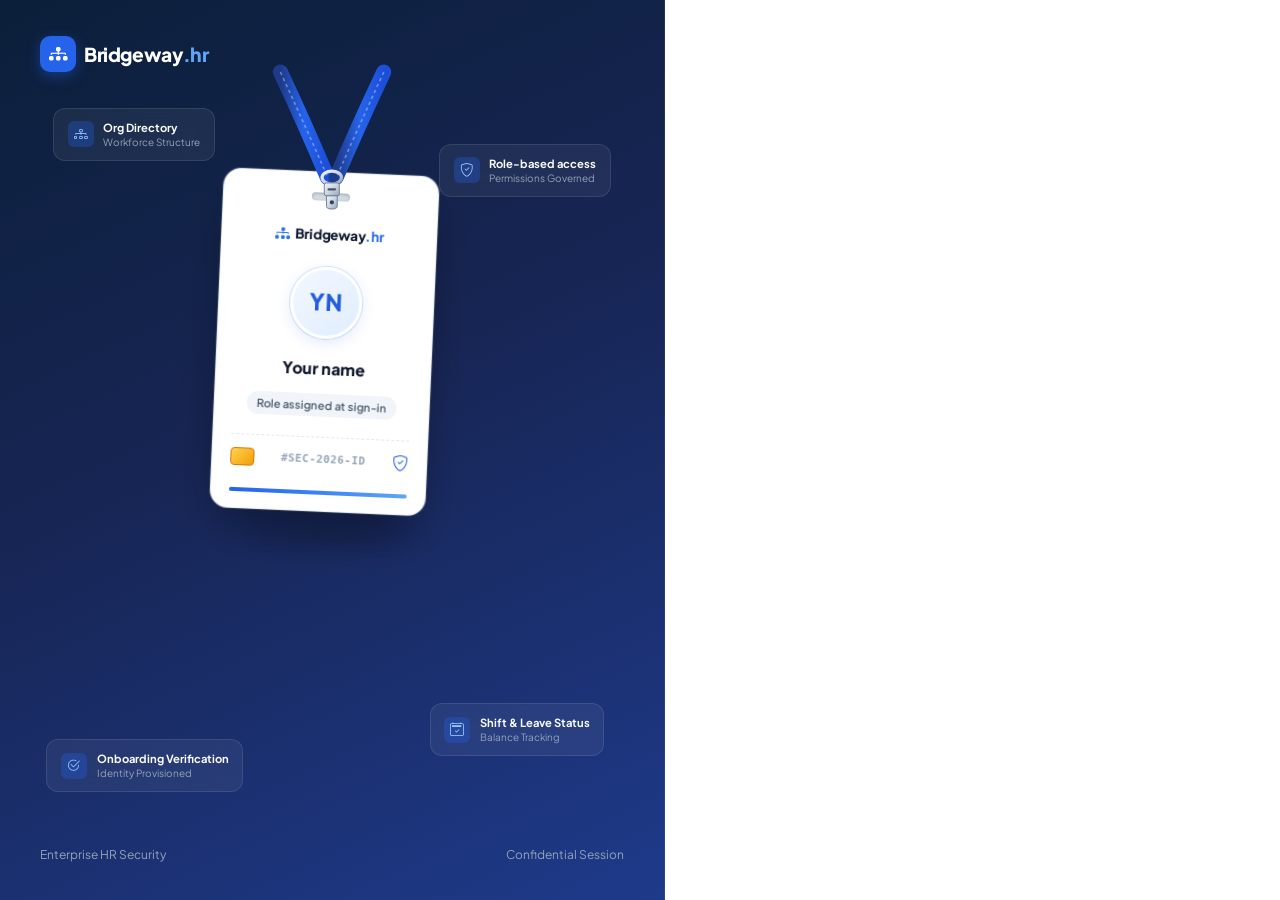
<file: badge-animation-standalone/index.html>
<!DOCTYPE html>
<html lang="en">
<head>
  <meta charset="UTF-8" />
  <meta name="viewport" content="width=device-width, initial-scale=1.0" />
  <title>Registration & Sign In — Bridgeway HR Management System</title>
  <meta name="description" content="Secure role-based portal login and registration for Bridgeway HR Management System." />

  <!-- Google Fonts: Plus Jakarta Sans & Inter (Project Standard) -->
  <link rel="preconnect" href="https://fonts.googleapis.com" />
  <link rel="preconnect" href="https://fonts.gstatic.com" crossorigin />
  <link href="https://fonts.googleapis.com/css2?family=Plus+Jakarta+Sans:wght@400;500;600;700;800&family=Inter:wght@400;500;600;700&display=swap" rel="stylesheet" />

  <!-- Bootstrap 5.3.2 CSS & Bootstrap Icons (Project Standard) -->
  <link href="https://cdn.jsdelivr.net/npm/bootstrap@5.3.2/dist/css/bootstrap.min.css" rel="stylesheet" />
  <link href="https://cdn.jsdelivr.net/npm/bootstrap-icons@1.11.2/font/bootstrap-icons.css" rel="stylesheet" />

  <!-- Scoped Physics ID Badge Stylesheet -->
  <link rel="stylesheet" href="login-badge.css" />

  <!-- Presentation-Only Physics Badge Engine (Deferred) -->
  <script src="login-badge.js" defer></script>
</head>
<body>

  <!-- ========================================================================
       LOGIN / REGISTRATION PAGE SCOPED WRAPPER (.login-page)
       ======================================================================== -->
  <div class="login-page">
    <div class="lb-ambience" aria-hidden="true"></div>

    <div class="lb-container">

      <!-- ====================================================================
           LEFT SIDE: HANGING PHYSICS ID BADGE ON LANYARD (~55% on ≥1024px)
           Exact same background, lighting, and animation intact
           ==================================================================== -->
      <section class="lb-badge-panel" aria-label="Interactive Employee ID Badge Visual">
        
        <!-- Header Brand -->
        <header class="lb-panel-brand">
          <a href="#" class="d-flex align-items-center gap-2 text-decoration-none">
            <div class="lb-brand-icon" aria-hidden="true">
              <i class="bi bi-diagram-3-fill"></i>
            </div>
            <div class="lb-brand-title">
              Bridgeway<span class="lb-brand-accent">.hr</span>
            </div>
          </a>
        </header>

        <!-- Faint Low-Contrast HR Elements (Positioned away from badge) -->
        <div class="lb-deco-item lb-deco-1" aria-hidden="true">
          <div class="lb-deco-icon">
            <i class="bi bi-diagram-3"></i>
          </div>
          <div class="lb-deco-text">
            <span class="lb-deco-title">Org Directory</span>
            <span class="lb-deco-desc">Workforce Structure</span>
          </div>
        </div>

        <div class="lb-deco-item lb-deco-2" aria-hidden="true">
          <div class="lb-deco-icon">
            <i class="bi bi-shield-check"></i>
          </div>
          <div class="lb-deco-text">
            <span class="lb-deco-title">Role-based access</span>
            <span class="lb-deco-desc">Permissions Governed</span>
          </div>
        </div>

        <div class="lb-deco-item lb-deco-3" aria-hidden="true">
          <div class="lb-deco-icon">
            <i class="bi bi-check2-circle"></i>
          </div>
          <div class="lb-deco-text">
            <span class="lb-deco-title">Onboarding Verification</span>
            <span class="lb-deco-desc">Identity Provisioned</span>
          </div>
        </div>

        <div class="lb-deco-item lb-deco-4" aria-hidden="true">
          <div class="lb-deco-icon">
            <i class="bi bi-calendar2-check"></i>
          </div>
          <div class="lb-deco-text">
            <span class="lb-deco-title">Shift & Leave Status</span>
            <span class="lb-deco-desc">Balance Tracking</span>
          </div>
        </div>

        <!-- Central Stage Area for Lanyard & Badge -->
        <div class="lb-stage-area">

          <!-- Dynamic SVG Lanyard Band -->
          <svg class="lb-lanyard-svg" viewBox="0 0 400 130" fill="none" xmlns="http://www.w3.org/2000/svg" aria-hidden="true">
            <defs>
              <!-- Lanyard Band Gradient -->
              <linearGradient id="lanyardBandGrad" x1="0%" y1="0%" x2="100%" y2="0%">
                <stop offset="0%" stop-color="#1e3a8a" />
                <stop offset="50%" stop-color="#2563eb" />
                <stop offset="100%" stop-color="#1d4ed8" />
              </linearGradient>

              <!-- Metal Clip Gradient -->
              <linearGradient id="metalClipGrad" x1="0%" y1="0%" x2="100%" y2="100%">
                <stop offset="0%" stop-color="#f1f5f9" />
                <stop offset="50%" stop-color="#cbd5e1" />
                <stop offset="100%" stop-color="#94a3b8" />
              </linearGradient>
            </defs>

            <!-- Left Lanyard Strap with Center Stitch Line -->
            <path id="lanyardLeftStrap" d="M 152 0 Q 176 52 196 98" stroke="url(#lanyardBandGrad)" stroke-width="14" stroke-linecap="round" fill="none" />
            <path d="M 152 0 Q 176 52 196 98" stroke="rgba(255, 255, 255, 0.35)" stroke-width="1.5" stroke-dasharray="3 3" fill="none" />

            <!-- Right Lanyard Strap with Center Stitch Line -->
            <path id="lanyardRightStrap" d="M 248 0 Q 224 52 204 98" stroke="url(#lanyardBandGrad)" stroke-width="14" stroke-linecap="round" fill="none" />
            <path d="M 248 0 Q 224 52 204 98" stroke="rgba(255, 255, 255, 0.35)" stroke-width="1.5" stroke-dasharray="3 3" fill="none" />

            <!-- Metal Swivel Clip Assembly -->
            <g id="lanyardClip" transform="translate(200, 98)">
              <!-- Swivel Ring -->
              <ellipse cx="0" cy="0" rx="9" ry="6" fill="none" stroke="url(#metalClipGrad)" stroke-width="3" />
              <!-- Metal Bracket -->
              <rect x="-7" y="5" width="14" height="12" rx="2" fill="url(#metalClipGrad)" stroke="#64748b" stroke-width="0.8" />
              <rect x="-4" y="10" width="8" height="2" rx="1" fill="#475569" />
              <!-- Metal Hook / Slot Fastener -->
              <path d="M -5 17 L -5 27 C -5 30, 5 30, 5 27 L 5 17 Z" fill="url(#metalClipGrad)" stroke="#64748b" stroke-width="0.8" />
              <!-- Inner Clip Catch -->
              <circle cx="0" cy="23" r="2" fill="#334155" />
            </g>
          </svg>

          <!-- Soft elliptical shadow element behind/under the badge -->
          <div class="lb-badge-shadow" id="badgeShadow" aria-hidden="true"></div>

          <!-- Physics Badge Assembly (Draggable, Swings from Pivot) -->
          <div class="lb-badge-assembly" id="badgeAssembly" aria-hidden="true">
            <!-- Tilt Wrapper (3D tilt: rotateX / rotateY) -->
            <div class="lb-badge-tilt" id="badgeTilt">
              <!-- Idle Sway Wrapper (CSS keyframe sway) -->
              <div class="lb-badge-idle-sway">
                <!-- Flip Element (existing #badgeCard: 3D flip on password focus) -->
                <div class="lb-badge-card" id="badgeCard">
                  
                  <!-- Specular Sheen Layer (Positions via CSS vars --gx, --gy) -->
                  <div class="lb-badge-sheen" aria-hidden="true"></div>

                  <!-- Red Edge Error Overlay (Fades 0 -> 0.7 -> 0 on error) -->
                  <div class="lb-badge-error-overlay" aria-hidden="true"></div>

                  <!-- Subtle 3D Glare Layer -->
                  <div class="lb-badge-glare" aria-hidden="true"></div>

                  <!-- ================= BADGE FRONT FACE ================= -->
                  <div class="lb-badge-face lb-badge-front">
                    <!-- Diagonal Light Sweep (Pending loading state) -->
                    <div class="lb-badge-sweep" aria-hidden="true"></div>

                    <!-- Top Clip Slot Cutout -->
                    <div class="lb-badge-slot"></div>

                    <!-- Wordmark Header (Stagger Item 1) -->
                    <div class="lb-card-brand lb-stagger-item lb-stagger-1">
                      <i class="bi bi-diagram-3-fill"></i>
                      <span>Bridgeway<span style="color: #2563eb;">.hr</span></span>
                    </div>

                    <!-- Avatar Circle with Initials (Stagger Item 2) -->
                    <div class="lb-avatar-wrap lb-stagger-item lb-stagger-2">
                      <span class="lb-avatar-initials" id="badgeInitials">YN</span>
                    </div>

                    <!-- Live Dynamic Name & Role (Stagger Items 3 & 4) -->
                    <div class="lb-name-line lb-stagger-item lb-stagger-3" id="badgeName">Your name</div>
                    <div class="lb-role-line lb-stagger-item lb-stagger-4">Role assigned at sign-in</div>

                    <!-- Decorative ID Details (Stagger Item 5) -->
                    <div class="lb-front-details lb-stagger-item lb-stagger-5">
                      <div class="lb-front-chip"></div>
                      <span style="font-family: monospace; letter-spacing: 0.05em; font-weight: 700;">#SEC-2026-ID</span>
                      <i class="bi bi-shield-check" style="font-size: 1rem; color: #2563eb;"></i>
                    </div>

                    <!-- Thin Brand Stripe (Stagger Item 5) -->
                    <div class="lb-front-stripe lb-stagger-item lb-stagger-5"></div>
                  </div>

                  <!-- ================= BADGE BACK FACE ================= -->
                  <div class="lb-badge-face lb-badge-back">
                    <!-- Top Slot -->
                    <div class="lb-badge-slot" style="background: #334155;"></div>

                    <!-- Confidential Tag -->
                    <div class="lb-back-tag">
                      <i class="bi bi-lock-fill"></i> Confidential
                    </div>

                    <!-- Centered Padlock Graphic (Shackle lifts when password shown) -->
                    <div class="lb-padlock-stage">
                      <svg class="lb-padlock-svg" viewBox="0 0 70 70" fill="none" xmlns="http://www.w3.org/2000/svg">
                        <defs>
                          <linearGradient id="padlockBodyGrad" x1="0%" y1="0%" x2="100%" y2="100%">
                            <stop offset="0%" stop-color="#3b82f6" />
                            <stop offset="100%" stop-color="#1e3a8a" />
                          </linearGradient>
                          <linearGradient id="shackleGrad" x1="0%" y1="0%" x2="100%" y2="100%">
                            <stop offset="0%" stop-color="#f8fafc" />
                            <stop offset="50%" stop-color="#cbd5e1" />
                            <stop offset="100%" stop-color="#94a3b8" />
                          </linearGradient>
                        </defs>

                        <!-- Padlock Shackle (Animates translateY -3px, rotate -18deg) -->
                        <path id="padlockShackle" d="M 22 30 L 22 20 C 22 13, 48 13, 48 20 L 48 30" stroke="url(#shackleGrad)" stroke-width="5" stroke-linecap="round" fill="none" />

                        <!-- Padlock Body -->
                        <rect id="padlockBody" x="16" y="28" width="38" height="28" rx="6" fill="url(#padlockBodyGrad)" stroke="#60a5fa" stroke-width="1.2" />

                        <!-- Keyhole -->
                        <circle cx="35" cy="39" r="3" fill="#0f172a" />
                        <path d="M 33.5 39 L 36.5 39 L 37.5 46 L 32.5 46 Z" fill="#0f172a" />
                      </svg>
                    </div>

                    <!-- Back Titles -->
                    <div>
                      <div class="lb-back-title">RESTRICTED</div>
                      <div class="lb-back-desc">Human Resources Governance Identity Access Protocol</div>
                    </div>

                    <!-- Barcode Stripe -->
                    <div class="lb-barcode-wrap">
                      <svg class="lb-barcode-svg" viewBox="0 0 130 24" fill="#cbd5e1" xmlns="http://www.w3.org/2000/svg">
                        <rect x="0" y="0" width="3" height="24" />
                        <rect x="6" y="0" width="1.5" height="24" />
                        <rect x="10" y="0" width="4" height="24" />
                        <rect x="17" y="0" width="2" height="24" />
                        <rect x="22" y="0" width="5" height="24" />
                        <rect x="30" y="0" width="2" height="24" />
                        <rect x="35" y="0" width="3.5" height="24" />
                        <rect x="42" y="0" width="1.5" height="24" />
                        <rect x="46" y="0" width="6" height="24" />
                        <rect x="55" y="0" width="2" height="24" />
                        <rect x="60" y="0" width="4" height="24" />
                        <rect x="67" y="0" width="1.5" height="24" />
                        <rect x="71" y="0" width="3.5" height="24" />
                        <rect x="77" y="0" width="5" height="24" />
                        <rect x="85" y="0" width="2" height="24" />
                        <rect x="90" y="0" width="4" height="24" />
                        <rect x="97" y="0" width="2.5" height="24" />
                        <rect x="102" y="0" width="1.5" height="24" />
                        <rect x="106" y="0" width="4.5" height="24" />
                        <rect x="114" y="0" width="2" height="24" />
                        <rect x="118" y="0" width="4" height="24" />
                        <rect x="125" y="0" width="2" height="24" />
                      </svg>
                      <span class="lb-barcode-num">2026-9041-HR</span>
                    </div>
                  </div>

                </div>
              </div>
            </div>
          </div>

        </div>

        <!-- Panel Footer -->
        <footer class="lb-panel-footer">
          <span>Enterprise HR Security</span>
          <span>Confidential Session</span>
        </footer>

      </section>

      <!-- ====================================================================
           RIGHT SIDE: REGISTRATION / LOGIN FORM PANEL (~45% on ≥1024px)
           Form elements removed as requested so you can build them from scratch!
           ==================================================================== -->
      <section class="lb-form-panel" aria-label="Portal Form Panel">
        <div class="lb-form-container">
          
          <!-- ================================================================
               BUILD YOUR FORM HERE!
               Everything else on the page (background, split-screen layout, 
               lanyard physics, and badge animations) is fully running.
               
               HELPFUL IDS TO HOOK INTO THE BADGE ANIMATION (OPTIONAL):
               1. Email/Name input:   id="loginEmail"     -> Live syncs name & avatar initials
               2. Password input:     id="loginPassword"  -> Focus flips badge 180deg to back
               3. Show/Hide button:   id="togglePasswordBtn" -> Opens padlock shackle with amber ring pulse
               4. Submit button:      id="loginSubmitBtn" -> Disabled state triggers diagonal loading sweep
               5. Form element:       id="hrLoginForm"    -> Main form container
               ================================================================ -->

        </div>
      </section>

    </div>

    <!-- Toast Notification Container -->
    <div class="toast-container-custom">
      <div class="custom-toast" id="loginToast" style="display: none;" role="alert" aria-live="assertive">
        <i class="bi bi-check-circle-fill text-success fs-5" id="toastIcon" aria-hidden="true"></i>
        <span id="loginToastMsg">Notification message</span>
      </div>
    </div>

  </div>

</body>
</html>
</file>
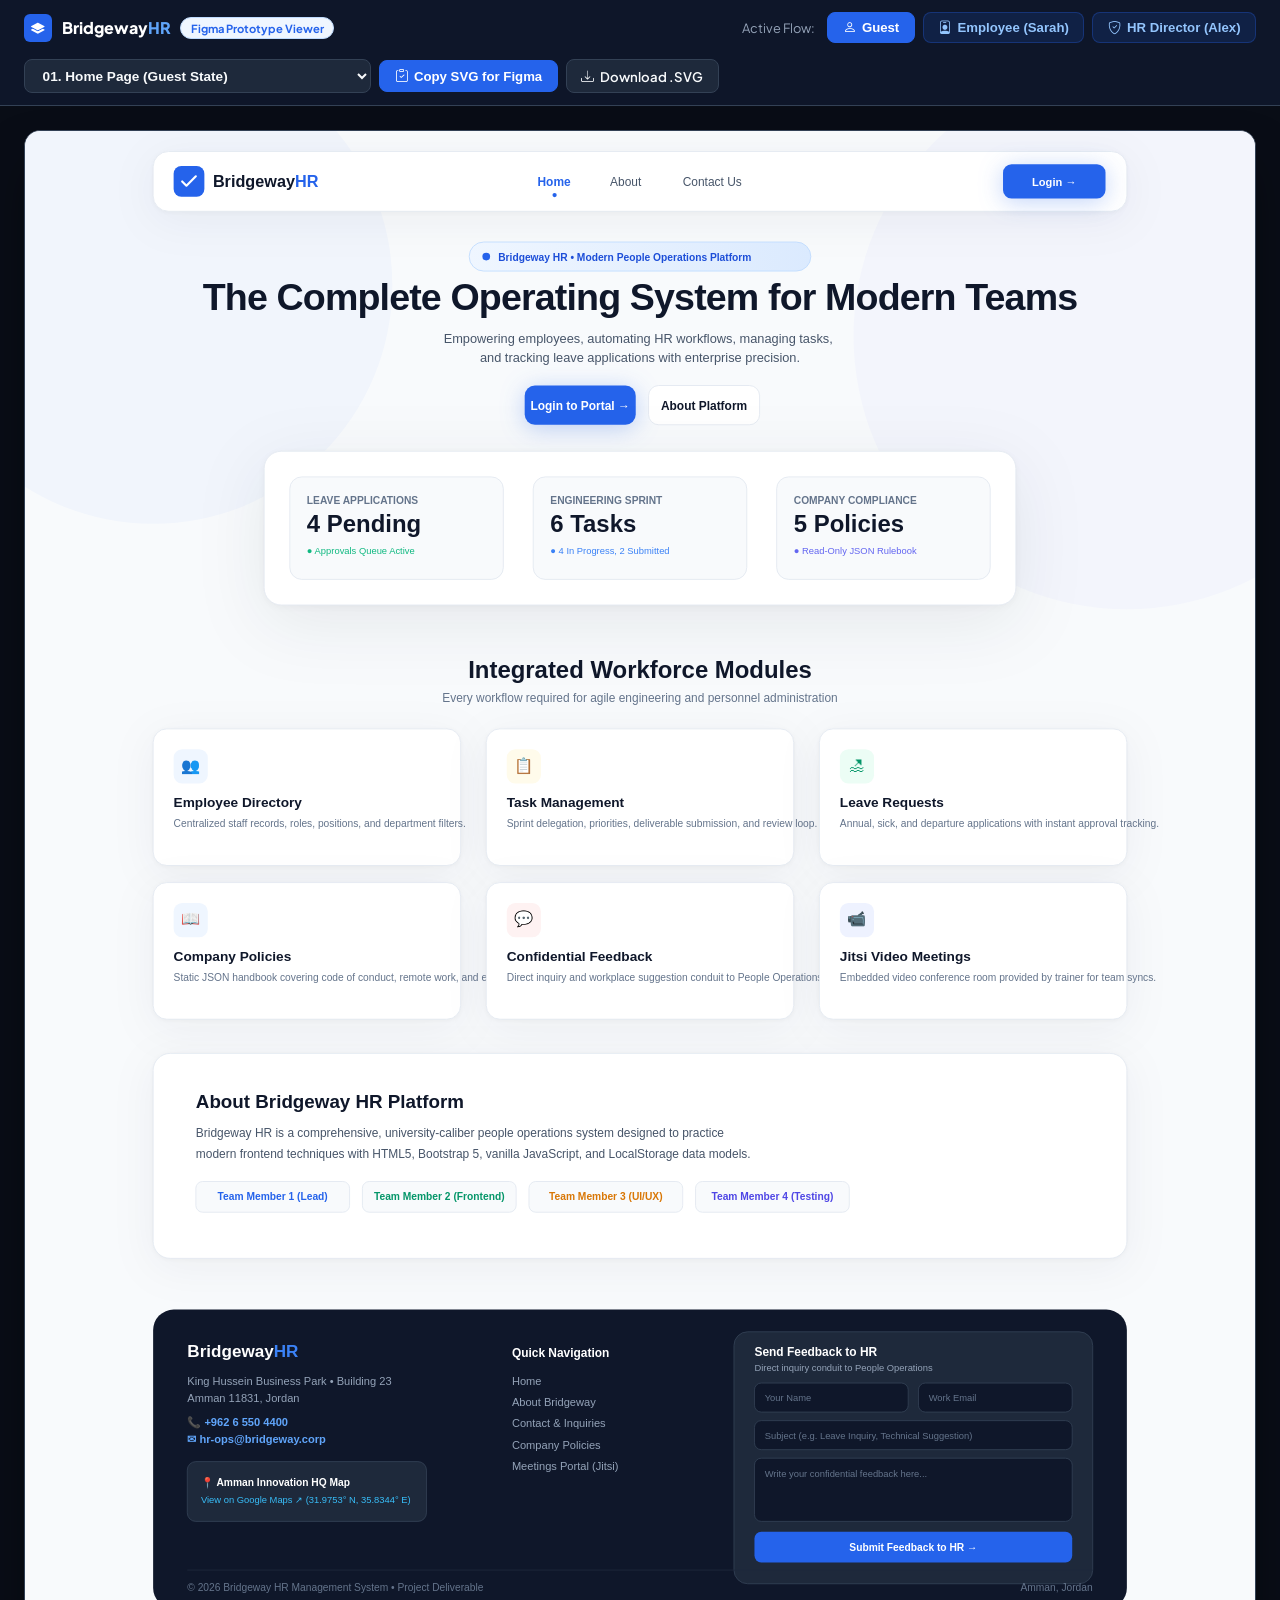
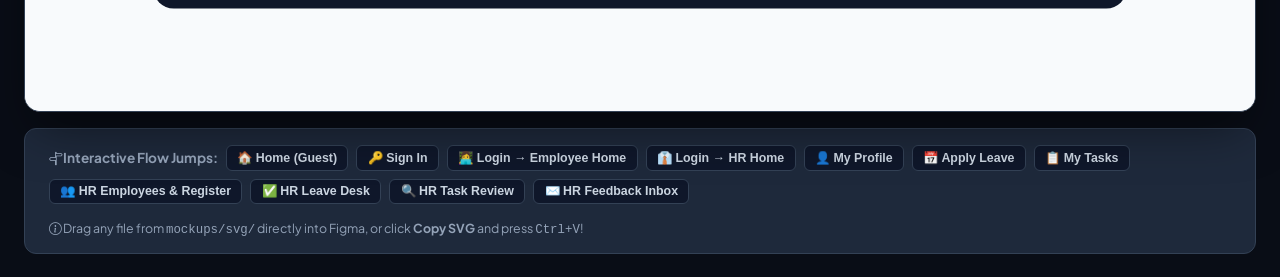
<file: mockups/index.html>
<!DOCTYPE html>
<html lang="en">
<head>
  <meta charset="UTF-8">
  <meta name="viewport" content="width=device-width, initial-scale=1.0">
  <title>Bridgeway HR — Interactive Prototype &amp; Figma Artboard Hub</title>
  <link rel="preconnect" href="https://fonts.googleapis.com">
  <link rel="preconnect" href="https://fonts.gstatic.com" crossorigin>
  <link href="https://fonts.googleapis.com/css2?family=Plus+Jakarta+Sans:wght@400;500;600;700;800&family=Inter:wght@400;500;600;700&display=swap" rel="stylesheet">
  <link rel="stylesheet" href="https://cdn.jsdelivr.net/npm/bootstrap-icons@1.11.0/font/bootstrap-icons.css">
  
  <style>
    :root {
      --bg: #0f172a;
      --surface: #1e293b;
      --border: #334155;
      --primary: #2563eb;
      --primary-hover: #1d4ed8;
      --text: #f8fafc;
      --text-muted: #94a3b8;
    }
    *, *::before, *::after { box-sizing: border-box; margin: 0; padding: 0; }
    body {
      font-family: 'Plus Jakarta Sans', 'Inter', -apple-system, sans-serif;
      background: var(--bg);
      color: var(--text);
      min-height: 100vh;
      display: flex;
      flex-direction: column;
      overflow-x: hidden;
    }

    /* Top Control Bar */
    .topbar {
      position: sticky;
      top: 0;
      z-index: 1000;
      background: rgba(15, 23, 42, 0.95);
      backdrop-filter: blur(12px);
      border-bottom: 1px solid var(--border);
      padding: 0.75rem 1.5rem;
      display: flex;
      align-items: center;
      justify-content: space-between;
      gap: 1rem;
      flex-wrap: wrap;
    }
    .brand {
      display: flex;
      align-items: center;
      gap: 0.6rem;
      font-size: 1rem;
      font-weight: 800;
      color: #fff;
    }
    .brand-icon {
      width: 28px;
      height: 28px;
      border-radius: 6px;
      background: var(--primary);
      display: flex;
      align-items: center;
      justify-content: center;
      font-size: 0.85rem;
      color: #fff;
    }
    .badge-pill {
      font-size: 0.7rem;
      font-weight: 700;
      padding: 0.2rem 0.6rem;
      border-radius: 9999px;
      background: #eff6ff;
      color: #2563eb;
      border: 1px solid #bfdbfe;
    }

    .controls-group {
      display: flex;
      align-items: center;
      gap: 0.5rem;
      flex-wrap: wrap;
    }
    .select-dropdown {
      background: var(--surface);
      color: var(--text);
      border: 1px solid var(--border);
      padding: 0.45rem 0.85rem;
      border-radius: 8px;
      font-size: 0.85rem;
      font-weight: 600;
      cursor: pointer;
      outline: none;
    }
    .btn {
      display: inline-flex;
      align-items: center;
      gap: 0.4rem;
      padding: 0.45rem 0.9rem;
      border-radius: 8px;
      font-size: 0.825rem;
      font-weight: 600;
      cursor: pointer;
      border: 1px solid var(--border);
      background: var(--surface);
      color: var(--text);
      transition: all 0.2s;
      text-decoration: none;
    }
    .btn:hover {
      background: #334155;
      color: #fff;
    }
    .btn-primary {
      background: var(--primary);
      border-color: var(--primary);
      color: #fff;
    }
    .btn-primary:hover {
      background: var(--primary-hover);
    }
    .btn-persona {
      background: rgba(37, 99, 235, 0.15);
      border-color: rgba(37, 99, 235, 0.3);
      color: #93c5fd;
    }
    .btn-persona.active {
      background: var(--primary);
      border-color: var(--primary);
      color: #fff;
    }

    /* Main Stage */
    .stage {
      flex: 1;
      display: flex;
      flex-direction: column;
      align-items: center;
      padding: 1.5rem;
      background: #090d16;
      position: relative;
    }
    .stage-canvas-wrapper {
      max-width: 1440px;
      width: 100%;
      background: #f8fafc;
      border-radius: 16px;
      box-shadow: 0 25px 50px -12px rgba(0, 0, 0, 0.5);
      overflow: hidden;
      border: 1px solid #334155;
      position: relative;
      transition: transform 0.2s ease;
    }
    .stage-svg-frame {
      width: 100%;
      display: block;
      height: auto;
    }

    /* Floating Quick Links Overlay */
    .links-legend {
      margin-top: 1rem;
      max-width: 1440px;
      width: 100%;
      background: var(--surface);
      border: 1px solid var(--border);
      border-radius: 12px;
      padding: 1rem 1.5rem;
      display: flex;
      align-items: center;
      justify-content: space-between;
      flex-wrap: wrap;
      gap: 1rem;
    }
    .legend-title {
      font-size: 0.85rem;
      font-weight: 700;
      color: #94a3b8;
    }
    .quick-flow-btn {
      font-size: 0.775rem;
      font-weight: 600;
      padding: 0.3rem 0.65rem;
      border-radius: 6px;
      background: #0f172a;
      border: 1px solid #334155;
      color: #cbd5e1;
      cursor: pointer;
    }
    .quick-flow-btn:hover {
      background: var(--primary);
      color: #fff;
      border-color: var(--primary);
    }

    /* Toast Notification */
    .toast {
      position: fixed;
      bottom: 2rem;
      right: 2rem;
      background: #059669;
      color: #fff;
      padding: 0.75rem 1.25rem;
      border-radius: 10px;
      font-size: 0.875rem;
      font-weight: 600;
      box-shadow: 0 10px 25px rgba(0,0,0,0.3);
      display: none;
      align-items: center;
      gap: 0.5rem;
      z-index: 2000;
      animation: fadeInUp 0.3s ease;
    }
    @keyframes fadeInUp {
      from { opacity: 0; transform: translateY(15px); }
      to { opacity: 1; transform: translateY(0); }
    }
  </style>
</head>
<body>

  <!-- Topbar Controls -->
  <header class="topbar">
    <div class="brand">
      <div class="brand-icon"><i class="bi bi-layers-fill"></i></div>
      <span>Bridgeway<span style="color:#60a5fa">HR</span></span>
      <span class="badge-pill">Figma Prototype Viewer</span>
    </div>

    <!-- Persona Switchers -->
    <div class="controls-group">
      <span style="font-size: 0.8rem; color: #94a3b8; margin-right: 0.25rem;">Active Flow:</span>
      <button class="btn btn-persona active" id="btnPersonaGuest" onclick="loadPage('01_landing_guest.svg', 'Guest')"><i class="bi bi-person"></i> Guest</button>
      <button class="btn btn-persona" id="btnPersonaEmp" onclick="loadPage('03_landing_employee.svg', 'Employee')"><i class="bi bi-person-badge"></i> Employee (Sarah)</button>
      <button class="btn btn-persona" id="btnPersonaHR" onclick="loadPage('04_landing_hr.svg', 'HR Admin')"><i class="bi bi-shield-check"></i> HR Director (Alex)</button>
    </div>

    <!-- Page Switcher -->
    <div class="controls-group">
      <select class="select-dropdown" id="pageSelector" onchange="loadPage(this.value)">
        <optgroup label="🌟 1. Landing Pages (Role-Adaptive)">
          <option value="01_landing_guest.svg">01. Home Page (Guest State)</option>
          <option value="03_landing_employee.svg">03. Home Page (Employee Logged In)</option>
          <option value="04_landing_hr.svg">04. Home Page (HR Admin Logged In)</option>
        </optgroup>
        <optgroup label="🔐 2. Authentication &amp; Public">
          <option value="02_login_page.svg">02. Login Page (HR-Restricted Registration)</option>
          <option value="14_about_page.svg">14. About Us &amp; Team Showcase</option>
        </optgroup>
        <optgroup label="👤 3. Employee Self-Service">
          <option value="05_employee_profile.svg">05. Employee Profile (View &amp; Edit)</option>
          <option value="06_employee_leaves.svg">06. Leave Application &amp; Tracker</option>
          <option value="07_employee_tasks.svg">07. My Tasks &amp; Submit Solution</option>
          <option value="08_company_policies.svg">08. Company Policies (JSON Seed)</option>
          <option value="13_zoom_meetings.svg">13. Scheduled Zoom Meetings</option>
        </optgroup>
        <optgroup label="👔 4. HR Administration">
          <option value="09_hr_employee_directory.svg">09. Employee Directory &amp; Add Employee</option>
          <option value="10_hr_leave_approvals.svg">10. HR Leave Review &amp; Approvals</option>
          <option value="11_hr_task_management.svg">11. Task Assignment &amp; Solution Review</option>
          <option value="12_hr_feedback_inbox.svg">12. Employee Feedback Inbox</option>
        </optgroup>
      </select>

      <!-- Figma Actions -->
      <button class="btn btn-primary" onclick="copyCurrentSVG()" title="Copy native SVG to clipboard to paste directly in Figma (Ctrl+V)"><i class="bi bi-clipboard-check"></i> Copy SVG for Figma</button>
      <a class="btn" id="btnDownload" href="svg/01_landing_guest.svg" download><i class="bi bi-download"></i> Download .SVG</a>
    </div>
  </header>

  <!-- Interactive Stage Area -->
  <main class="stage">
    <div class="stage-canvas-wrapper" id="canvasWrapper">
      <img id="svgDisplay" src="svg/01_landing_guest.svg" class="stage-svg-frame" alt="Bridgeway HR Mockup Artboard" />
    </div>

    <!-- Interactive Jump Hotlinks Legend -->
    <div class="links-legend">
      <div style="display: flex; align-items: center; gap: 0.5rem; flex-wrap: wrap;">
        <span class="legend-title"><i class="bi bi-signpost-split me-1"></i>Interactive Flow Jumps:</span>
        <button class="quick-flow-btn" onclick="loadPage('01_landing_guest.svg')">🏠 Home (Guest)</button>
        <button class="quick-flow-btn" onclick="loadPage('02_login_page.svg')">🔑 Sign In</button>
        <button class="quick-flow-btn" onclick="loadPage('03_landing_employee.svg')">👩‍💻 Login → Employee Home</button>
        <button class="quick-flow-btn" onclick="loadPage('04_landing_hr.svg')">👔 Login → HR Home</button>
        <button class="quick-flow-btn" onclick="loadPage('05_employee_profile.svg')">👤 My Profile</button>
        <button class="quick-flow-btn" onclick="loadPage('06_employee_leaves.svg')">📅 Apply Leave</button>
        <button class="quick-flow-btn" onclick="loadPage('07_employee_tasks.svg')">📋 My Tasks</button>
        <button class="quick-flow-btn" onclick="loadPage('09_hr_employee_directory.svg')">👥 HR Employees &amp; Register</button>
        <button class="quick-flow-btn" onclick="loadPage('10_hr_leave_approvals.svg')">✅ HR Leave Desk</button>
        <button class="quick-flow-btn" onclick="loadPage('11_hr_task_management.svg')">🔍 HR Task Review</button>
        <button class="quick-flow-btn" onclick="loadPage('12_hr_feedback_inbox.svg')">✉️ HR Feedback Inbox</button>
      </div>

      <div style="font-size: 0.775rem; color: #94a3b8;">
        <i class="bi bi-info-circle text-primary me-1"></i> Drag any file from <code>mockups/svg/</code> directly into Figma, or click <strong>Copy SVG</strong> and press <kbd>Ctrl+V</kbd>!
      </div>
    </div>
  </main>

  <!-- Notification Toast -->
  <div class="toast" id="toastMessage">
    <i class="bi bi-check-circle-fill"></i>
    <span id="toastText">SVG copied to clipboard! You can now paste directly into Figma (Ctrl+V).</span>
  </div>

  <script>
    let currentFileName = '01_landing_guest.svg';

    function loadPage(fileName, persona) {
      currentFileName = fileName;
      document.getElementById('svgDisplay').src = 'svg/' + fileName;
      document.getElementById('pageSelector').value = fileName;
      document.getElementById('btnDownload').href = 'svg/' + fileName;

      // Update Persona Buttons
      document.querySelectorAll('.btn-persona').forEach(b => b.classList.remove('active'));
      if (persona === 'Guest' || fileName === '01_landing_guest.svg') {
        document.getElementById('btnPersonaGuest').classList.add('active');
      } else if (persona === 'Employee' || fileName.includes('employee') || fileName.includes('03_')) {
        document.getElementById('btnPersonaEmp').classList.add('active');
      } else if (persona === 'HR Admin' || fileName.includes('hr') || fileName.includes('04_')) {
        document.getElementById('btnPersonaHR').classList.add('active');
      }

      window.scrollTo({ top: 0, behavior: 'smooth' });
    }

    async function copyCurrentSVG() {
      try {
        const response = await fetch('svg/' + currentFileName);
        const svgContent = await response.text();
        await navigator.clipboard.writeText(svgContent);
        showToast('SVG XML copied to clipboard! Now switch to Figma and press Ctrl + V to paste.');
      } catch (err) {
        showToast('Direct copy requires web server or file permission. Please drag the file from mockups/svg/' + currentFileName + ' into Figma.');
      }
    }

    function showToast(msg) {
      const toast = document.getElementById('toastMessage');
      document.getElementById('toastText').innerText = msg;
      toast.style.display = 'flex';
      setTimeout(() => {
        toast.style.display = 'none';
      }, 4500);
    }
  </script>
</body>
</html>
</file>
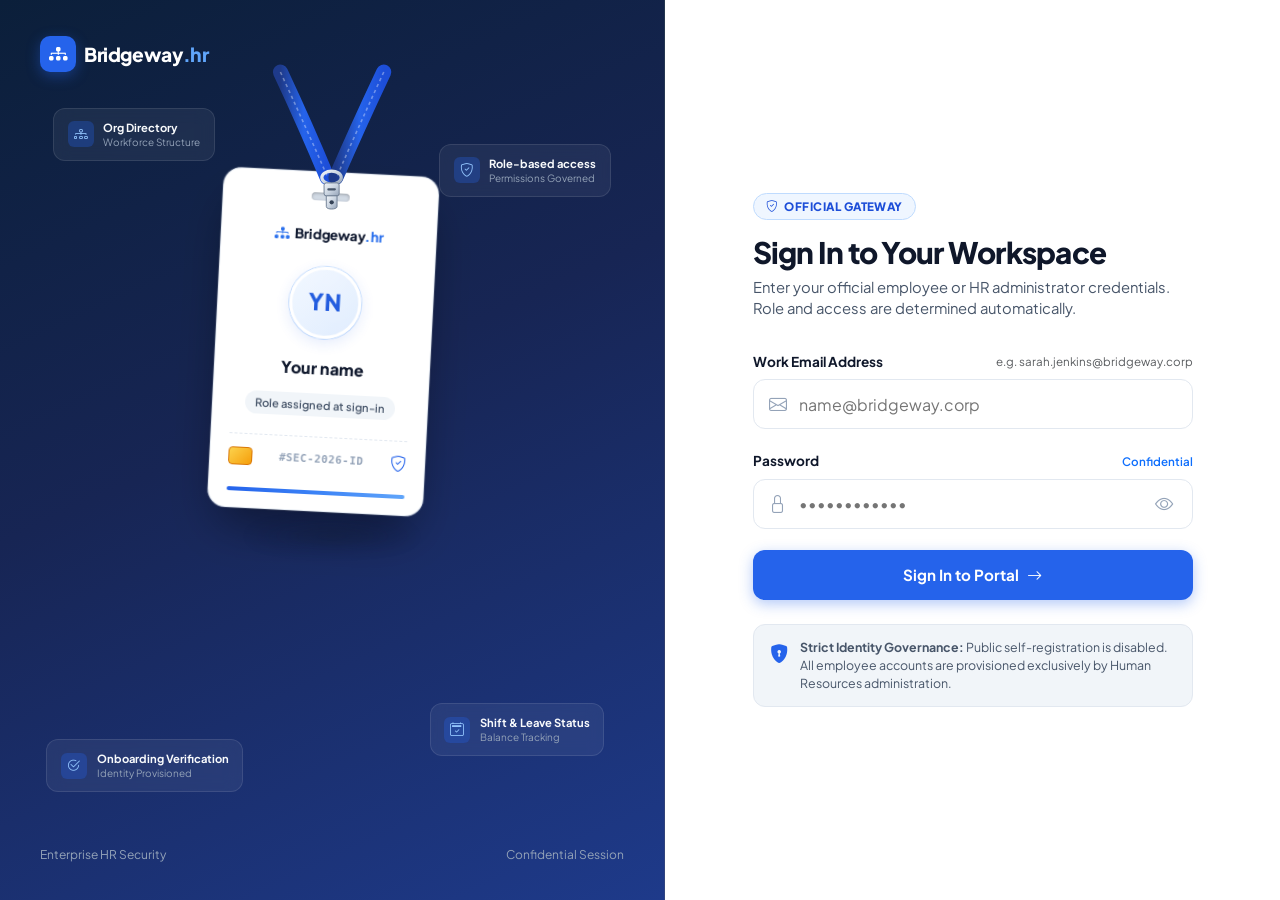
<file: login.html>
<!DOCTYPE html>
<html lang="en">
<head>
  <meta charset="UTF-8" />
  <meta name="viewport" content="width=device-width, initial-scale=1.0" />
  <title>Sign In — Bridgeway HR Management System</title>
  <meta name="description" content="Secure role-based portal login for Bridgeway HR Management System." />

  <!-- Google Fonts: Plus Jakarta Sans & Inter (Project Standard) -->
  <link rel="preconnect" href="https://fonts.googleapis.com" />
  <link rel="preconnect" href="https://fonts.gstatic.com" crossorigin />
  <link href="https://fonts.googleapis.com/css2?family=Plus+Jakarta+Sans:wght@400;500;600;700;800&family=Inter:wght@400;500;600;700&display=swap" rel="stylesheet" />

  <!-- Bootstrap 5.3.2 CSS & Bootstrap Icons (Project Standard) -->
  <link href="https://cdn.jsdelivr.net/npm/bootstrap@5.3.2/dist/css/bootstrap.min.css" rel="stylesheet" />
  <link href="https://cdn.jsdelivr.net/npm/bootstrap-icons@1.11.2/font/bootstrap-icons.css" rel="stylesheet" />

  <!-- Scoped Physics ID Badge Stylesheet -->
  <link rel="stylesheet" href="login-badge.css?v=5" />

  <!-- Presentation-Only Physics Badge Engine (Deferred) -->
  <script src="login-badge.js?v=5" defer></script>
</head>
<body>

  <!-- ========================================================================
       LOGIN PAGE SCOPED WRAPPER (.login-page)
       ======================================================================== -->
  <div class="login-page">
    <div class="lb-ambience" aria-hidden="true"></div>

    <div class="lb-container">

      <!-- ====================================================================
           LEFT SIDE: HANGING PHYSICS ID BADGE ON LANYARD (~55% on ≥1024px)
           ==================================================================== -->
      <section class="lb-badge-panel" aria-label="Interactive Employee ID Badge Visual">
        
        <!-- Header Brand (Reused Project Brand) -->
        <header class="lb-panel-brand">
          <a href="index.html" class="d-flex align-items-center gap-2 text-decoration-none">
            <div class="lb-brand-icon" aria-hidden="true">
              <i class="bi bi-diagram-3-fill"></i>
            </div>
            <div class="lb-brand-title">
              Bridgeway<span class="lb-brand-accent">.hr</span>
            </div>
          </a>
        </header>

        <!-- Faint Low-Contrast HR Elements (Positioned away from badge) -->
        <div class="lb-deco-item lb-deco-1" aria-hidden="true">
          <div class="lb-deco-icon">
            <i class="bi bi-diagram-3"></i>
          </div>
          <div class="lb-deco-text">
            <span class="lb-deco-title">Org Directory</span>
            <span class="lb-deco-desc">Workforce Structure</span>
          </div>
        </div>

        <div class="lb-deco-item lb-deco-2" aria-hidden="true">
          <div class="lb-deco-icon">
            <i class="bi bi-shield-check"></i>
          </div>
          <div class="lb-deco-text">
            <span class="lb-deco-title">Role-based access</span>
            <span class="lb-deco-desc">Permissions Governed</span>
          </div>
        </div>

        <div class="lb-deco-item lb-deco-3" aria-hidden="true">
          <div class="lb-deco-icon">
            <i class="bi bi-check2-circle"></i>
          </div>
          <div class="lb-deco-text">
            <span class="lb-deco-title">Onboarding Verification</span>
            <span class="lb-deco-desc">Identity Provisioned</span>
          </div>
        </div>

        <div class="lb-deco-item lb-deco-4" aria-hidden="true">
          <div class="lb-deco-icon">
            <i class="bi bi-calendar2-check"></i>
          </div>
          <div class="lb-deco-text">
            <span class="lb-deco-title">Shift & Leave Status</span>
            <span class="lb-deco-desc">Balance Tracking</span>
          </div>
        </div>

        <!-- Central Stage Area for Lanyard & Badge -->
        <div class="lb-stage-area">

          <!-- Dynamic SVG Lanyard Band -->
          <svg class="lb-lanyard-svg" viewBox="0 0 400 130" fill="none" xmlns="http://www.w3.org/2000/svg" aria-hidden="true">
            <defs>
              <!-- Lanyard Band Gradient -->
              <linearGradient id="lanyardBandGrad" x1="0%" y1="0%" x2="100%" y2="0%">
                <stop offset="0%" stop-color="#1e3a8a" />
                <stop offset="50%" stop-color="#2563eb" />
                <stop offset="100%" stop-color="#1d4ed8" />
              </linearGradient>

              <!-- Metal Clip Gradient -->
              <linearGradient id="metalClipGrad" x1="0%" y1="0%" x2="100%" y2="100%">
                <stop offset="0%" stop-color="#f1f5f9" />
                <stop offset="50%" stop-color="#cbd5e1" />
                <stop offset="100%" stop-color="#94a3b8" />
              </linearGradient>
            </defs>

            <!-- Left Lanyard Strap with Center Stitch Line -->
            <path id="lanyardLeftStrap" d="M 152 0 Q 176 52 196 98" stroke="url(#lanyardBandGrad)" stroke-width="14" stroke-linecap="round" fill="none" />
            <path d="M 152 0 Q 176 52 196 98" stroke="rgba(255, 255, 255, 0.35)" stroke-width="1.5" stroke-dasharray="3 3" fill="none" />

            <!-- Right Lanyard Strap with Center Stitch Line -->
            <path id="lanyardRightStrap" d="M 248 0 Q 224 52 204 98" stroke="url(#lanyardBandGrad)" stroke-width="14" stroke-linecap="round" fill="none" />
            <path d="M 248 0 Q 224 52 204 98" stroke="rgba(255, 255, 255, 0.35)" stroke-width="1.5" stroke-dasharray="3 3" fill="none" />

            <!-- Metal Swivel Clip Assembly -->
            <g id="lanyardClip" transform="translate(200, 98)">
              <!-- Swivel Ring -->
              <ellipse cx="0" cy="0" rx="9" ry="6" fill="none" stroke="url(#metalClipGrad)" stroke-width="3" />
              <!-- Metal Bracket -->
              <rect x="-7" y="5" width="14" height="12" rx="2" fill="url(#metalClipGrad)" stroke="#64748b" stroke-width="0.8" />
              <rect x="-4" y="10" width="8" height="2" rx="1" fill="#475569" />
              <!-- Metal Hook / Slot Fastener -->
              <path d="M -5 17 L -5 27 C -5 30, 5 30, 5 27 L 5 17 Z" fill="url(#metalClipGrad)" stroke="#64748b" stroke-width="0.8" />
              <!-- Inner Clip Catch -->
              <circle cx="0" cy="23" r="2" fill="#334155" />
            </g>
          </svg>

          <!-- Soft elliptical shadow element behind/under the badge -->
          <div class="lb-badge-shadow" id="badgeShadow" aria-hidden="true"></div>

          <!-- Physics Badge Assembly (Draggable, Swings from Pivot) -->
          <div class="lb-badge-assembly" id="badgeAssembly" aria-hidden="true">
            <!-- Tilt Wrapper (3D tilt: rotateX / rotateY) -->
            <div class="lb-badge-tilt" id="badgeTilt">
              <!-- Idle Sway Wrapper (CSS keyframe sway) -->
              <div class="lb-badge-idle-sway">
                <!-- Flip Element (existing #badgeCard: 3D flip on password focus) -->
                <div class="lb-badge-card" id="badgeCard">
                  
                  <!-- Specular Sheen Layer (Positions via CSS vars --gx, --gy) -->
                  <div class="lb-badge-sheen" aria-hidden="true"></div>

                  <!-- Red Edge Error Overlay (Fades 0 -> 0.7 -> 0 on error) -->
                  <div class="lb-badge-error-overlay" aria-hidden="true"></div>

                  <!-- Subtle 3D Glare Layer -->
                  <div class="lb-badge-glare" aria-hidden="true"></div>

                  <!-- ================= BADGE FRONT FACE ================= -->
                  <div class="lb-badge-face lb-badge-front">
                    <!-- Diagonal Light Sweep (Pending loading state) -->
                    <div class="lb-badge-sweep" aria-hidden="true"></div>

                    <!-- Top Clip Slot Cutout -->
                    <div class="lb-badge-slot"></div>

                    <!-- Wordmark Header (Stagger Item 1) -->
                    <div class="lb-card-brand lb-stagger-item lb-stagger-1">
                      <i class="bi bi-diagram-3-fill"></i>
                      <span>Bridgeway<span style="color: #2563eb;">.hr</span></span>
                    </div>

                    <!-- Avatar Circle with Initials (Stagger Item 2) -->
                    <div class="lb-avatar-wrap lb-stagger-item lb-stagger-2">
                      <span class="lb-avatar-initials" id="badgeInitials">YN</span>
                    </div>

                    <!-- Live Dynamic Name & Role (Stagger Items 3 & 4) -->
                    <div class="lb-name-line lb-stagger-item lb-stagger-3" id="badgeName">Your name</div>
                    <div class="lb-role-line lb-stagger-item lb-stagger-4">Role assigned at sign-in</div>

                    <!-- Decorative ID Details (Stagger Item 5) -->
                    <div class="lb-front-details lb-stagger-item lb-stagger-5">
                      <div class="lb-front-chip"></div>
                      <span style="font-family: monospace; letter-spacing: 0.05em; font-weight: 700;">#SEC-2026-ID</span>
                      <i class="bi bi-shield-check" style="font-size: 1rem; color: #2563eb;"></i>
                    </div>

                    <!-- Thin Brand Stripe (Stagger Item 5) -->
                    <div class="lb-front-stripe lb-stagger-item lb-stagger-5"></div>
                  </div>

                  <!-- ================= BADGE BACK FACE ================= -->
                  <div class="lb-badge-face lb-badge-back">
                    <!-- Top Slot -->
                    <div class="lb-badge-slot" style="background: #334155;"></div>

                    <!-- Confidential Tag -->
                    <div class="lb-back-tag">
                      <i class="bi bi-lock-fill"></i> Confidential
                    </div>

                    <!-- Centered Padlock Graphic (Shackle lifts when password shown) -->
                    <div class="lb-padlock-stage">
                      <svg class="lb-padlock-svg" viewBox="0 0 70 70" fill="none" xmlns="http://www.w3.org/2000/svg">
                        <defs>
                          <linearGradient id="padlockBodyGrad" x1="0%" y1="0%" x2="100%" y2="100%">
                            <stop offset="0%" stop-color="#3b82f6" />
                            <stop offset="100%" stop-color="#1d4ed8" />
                          </linearGradient>
                          <radialGradient id="padlockAmberRing" cx="50%" cy="50%" r="50%">
                            <stop offset="0%" stop-color="rgba(245, 158, 11, 0.45)" />
                            <stop offset="80%" stop-color="rgba(245, 158, 11, 0.15)" />
                            <stop offset="100%" stop-color="rgba(245, 158, 11, 0)" />
                          </radialGradient>
                        </defs>

                        <!-- Amber Glow Ring (Revealed on Unlatch) -->
                        <circle class="lb-padlock-glow" id="padlockAmberRingEl" cx="35" cy="35" r="32" fill="url(#padlockAmberRing)" />

                        <!-- Padlock Shackle (Lifts up on Password Reveal) -->
                        <path class="lb-shackle" id="padlockShackle" d="M 23 29 L 23 18 C 23 11, 47 11, 47 18 L 47 29" stroke="#e2e8f0" stroke-width="5" stroke-linecap="round" fill="none" />

                        <!-- Padlock Main Body -->
                        <rect class="lb-padlock-body" id="padlockBody" x="18" y="27" width="34" height="28" rx="7" fill="url(#padlockBodyGrad)" stroke="#60a5fa" stroke-width="1.5" />
                        <!-- Keyhole Detail -->
                        <circle cx="35" cy="38" r="3" fill="#0f172a" />
                        <path d="M 33.5 39 L 36.5 39 L 37.5 46 L 32.5 46 Z" fill="#0f172a" />
                      </svg>
                    </div>

                    <!-- Back Titles -->
                    <div>
                      <div class="lb-back-title">RESTRICTED</div>
                      <div class="lb-back-desc">Human Resources Governance Identity Access Protocol</div>
                    </div>

                    <!-- Barcode Stripe -->
                    <div class="lb-barcode-wrap">
                      <svg class="lb-barcode-svg" viewBox="0 0 130 24" fill="#cbd5e1" xmlns="http://www.w3.org/2000/svg">
                        <rect x="0" y="0" width="3" height="24" />
                        <rect x="6" y="0" width="1.5" height="24" />
                        <rect x="10" y="0" width="4" height="24" />
                        <rect x="17" y="0" width="2" height="24" />
                        <rect x="22" y="0" width="5" height="24" />
                        <rect x="30" y="0" width="2" height="24" />
                        <rect x="35" y="0" width="3.5" height="24" />
                        <rect x="42" y="0" width="1.5" height="24" />
                        <rect x="46" y="0" width="6" height="24" />
                        <rect x="55" y="0" width="2" height="24" />
                        <rect x="60" y="0" width="4" height="24" />
                        <rect x="67" y="0" width="1.5" height="24" />
                        <rect x="71" y="0" width="3.5" height="24" />
                        <rect x="77" y="0" width="5" height="24" />
                        <rect x="85" y="0" width="2" height="24" />
                        <rect x="90" y="0" width="4" height="24" />
                        <rect x="97" y="0" width="2.5" height="24" />
                        <rect x="102" y="0" width="1.5" height="24" />
                        <rect x="106" y="0" width="4.5" height="24" />
                        <rect x="114" y="0" width="2" height="24" />
                        <rect x="118" y="0" width="4" height="24" />
                        <rect x="125" y="0" width="2" height="24" />
                      </svg>
                      <span class="lb-barcode-num">2026-9041-HR</span>
                    </div>
                  </div>

                </div>
              </div>
            </div>
          </div>

        </div>

        <!-- Panel Footer -->
        <footer class="lb-panel-footer">
          <span>Enterprise HR Security</span>
          <span>Confidential Session</span>
        </footer>

      </section>

      <!-- ====================================================================
           RIGHT SIDE: AUTHENTICATION FORM PANEL (~45% on ≥1024px)
           Preserves all existing IDs, names, classes, attributes & handlers
           ==================================================================== -->
      <section class="lb-form-panel" aria-label="Portal Login Form Panel">
        <div class="lb-form-container">
          
          <div class="lb-header-tag">
            <i class="bi bi-shield-check"></i> OFFICIAL GATEWAY
          </div>
          <h1 class="lb-title">Sign In to Your Workspace</h1>
          <p class="lb-subtitle">Enter your official employee or HR administrator credentials. Role and access are determined automatically.</p>

          <!-- THE AUTHENTICATION FORM (All existing IDs and handlers preserved) -->
          <form id="hrLoginForm" onsubmit="handleLoginSubmit(event)" novalidate>
            
            <!-- Work Email -->
            <div class="form-group-custom">
              <label for="loginEmail" class="field-label">
                <span>Work Email Address</span>
                <span class="text-muted fw-normal" style="font-size: 0.725rem;">e.g. sarah.jenkins@bridgeway.corp</span>
              </label>
              <div class="field-input-wrapper">
                <i class="bi bi-envelope field-icon" aria-hidden="true"></i>
                <input 
                  type="email" 
                  id="loginEmail" 
                  name="email"
                  class="form-control-custom" 
                  placeholder="name@bridgeway.corp" 
                  autocomplete="username" 
                  required 
                />
              </div>
              <div class="feedback-error" id="emailError">
                <i class="bi bi-exclamation-circle-fill" aria-hidden="true"></i> <span id="emailErrorMsg">Please enter a valid corporate email.</span>
              </div>
            </div>

            <!-- Password with Show/Hide Control -->
            <div class="form-group-custom">
              <label for="loginPassword" class="field-label">
                <span>Password</span>
                <span class="text-primary fw-semibold" style="font-size: 0.725rem;">Confidential</span>
              </label>
              <div class="field-input-wrapper">
                <i class="bi bi-lock field-icon" aria-hidden="true"></i>
                <input 
                  type="password" 
                  id="loginPassword" 
                  name="password"
                  class="form-control-custom" 
                  placeholder="••••••••••••" 
                  autocomplete="current-password" 
                  required 
                />
                <button 
                  type="button" 
                  class="password-toggle-btn" 
                  id="togglePasswordBtn" 
                  aria-label="Show or hide password" 
                  aria-pressed="false"
                  onclick="togglePasswordVisibility(event)"
                >
                  <i class="bi bi-eye" id="togglePasswordIcon" aria-hidden="true"></i>
                </button>
              </div>
              <div class="feedback-error" id="passwordError">
                <i class="bi bi-exclamation-circle-fill" aria-hidden="true"></i> <span id="passwordErrorMsg">Please enter your password.</span>
              </div>
            </div>

            <!-- Submit Button (Preserves loading / disabled state logic) -->
            <button type="submit" class="btn-login-submit" id="loginSubmitBtn">
              <span>Sign In to Portal</span> <i class="bi bi-arrow-right" aria-hidden="true"></i>
            </button>
          </form>

          <!-- HR Security Governance Information Callout -->
          <div class="security-callout-box">
            <i class="bi bi-shield-lock-fill security-callout-icon" aria-hidden="true"></i>
            <div>
              <strong>Strict Identity Governance:</strong> Public self-registration is disabled. All employee accounts are provisioned exclusively by Human Resources administration.
            </div>
          </div>

        </div>
      </section>

    </div>

    <!-- Toast Notification (Existing Toast Preserved) -->
    <div class="toast-container-custom">
      <div class="custom-toast" id="loginToast" style="display: none;" role="alert" aria-live="assertive">
        <i class="bi bi-check-circle-fill text-success fs-5" id="toastIcon" aria-hidden="true"></i>
        <span id="loginToastMsg">Signing you into workspace...</span>
      </div>
    </div>

  </div>

  <!-- ========================================================================
       CORE AUTHENTICATION & CREDENTIAL VALIDATION LOGIC (PRESERVED UNTOUCHED)
       ======================================================================== -->
  <script>
    (function () {
      'use strict';

      // Registered Accounts Dataset (From Project Specification)
      const REGISTERED_ACCOUNTS = {
        employee: {
          email: 'sarah.jenkins@bridgeway.corp',
          alias: 'sarah@bridgeway.corp',
          name: 'Sarah Jenkins',
          role: 'employee',
          badge: '#EMP-2041'
        },
        hr: {
          email: 'alex.vance@bridgeway.corp',
          alias: 'hr@bridgeway.corp',
          name: 'Alex Vance',
          role: 'hr',
          badge: '#HR-1001'
        }
      };

      // State Flags
      let isFormSubmitting = false;

      // Form DOM Elements
      const emailInput = document.getElementById('loginEmail');
      const passwordInput = document.getElementById('loginPassword');
      const togglePasswordBtn = document.getElementById('togglePasswordBtn');
      const togglePasswordIcon = document.getElementById('togglePasswordIcon');
      const emailError = document.getElementById('emailError');
      const emailErrorMsg = document.getElementById('emailErrorMsg');
      const passwordError = document.getElementById('passwordError');
      const passwordErrorMsg = document.getElementById('passwordErrorMsg');
      const loginSubmitBtn = document.getElementById('loginSubmitBtn');
      const loginToast = document.getElementById('loginToast');
      const loginToastMsg = document.getElementById('loginToastMsg');

      // Clear inline errors on input
      if (emailInput) {
        emailInput.addEventListener('input', () => {
          emailError.style.display = 'none';
          emailInput.classList.remove('is-invalid');
        });
      }
      if (passwordInput) {
        passwordInput.addEventListener('input', () => {
          passwordError.style.display = 'none';
          passwordInput.classList.remove('is-invalid');
        });
      }

      // Show / Hide Password Toggle
      window.togglePasswordVisibility = function (e) {
        if (e && e.preventDefault) e.preventDefault();
        if (!passwordInput) return;

        const isCurrentlyPassword = (passwordInput.type === 'password');
        passwordInput.type = isCurrentlyPassword ? 'text' : 'password';

        if (togglePasswordIcon) {
          togglePasswordIcon.className = isCurrentlyPassword ? 'bi bi-eye-slash' : 'bi bi-eye';
        }
        if (togglePasswordBtn) {
          togglePasswordBtn.setAttribute('title', isCurrentlyPassword ? 'Hide password' : 'Show password');
          togglePasswordBtn.setAttribute('aria-pressed', isCurrentlyPassword ? 'true' : 'false');
        }
      };

      // Quick-fill helper for demo evaluations
      window.quickFill = function (role) {
        const acc = REGISTERED_ACCOUNTS[role];
        if (!acc) return;
        emailInput.value = acc.email;
        passwordInput.value = 'SecurityPass2026!';
        emailError.style.display = 'none';
        passwordError.style.display = 'none';
        emailInput.classList.remove('is-invalid');
        passwordInput.classList.remove('is-invalid');
      };

      // Direct login role helper
      window.directLogin = function (role) {
        localStorage.setItem('bridgeway_current_role', role);
        window.location.href = 'index.html';
      };

      // Handle Login Submission & Role-Based Redirection
      window.handleLoginSubmit = function (e) {
        e.preventDefault();
        if (isFormSubmitting) return;

        const email = emailInput.value.trim().toLowerCase();
        const password = passwordInput.value.trim();
        let hasError = false;

        // Validation 1: Email check
        if (!email) {
          emailErrorMsg.textContent = 'Please enter your corporate email address.';
          emailError.style.display = 'flex';
          emailInput.classList.add('is-invalid');
          hasError = true;
        } else if (!email.includes('@')) {
          emailErrorMsg.textContent = 'Email must contain a valid @ domain.';
          emailError.style.display = 'flex';
          emailInput.classList.add('is-invalid');
          hasError = true;
        }

        // Validation 2: Password check
        if (!password) {
          passwordErrorMsg.textContent = 'Please enter your password.';
          passwordError.style.display = 'flex';
          passwordInput.classList.add('is-invalid');
          hasError = true;
        }

        if (hasError) {
          return;
        }

        // Determine Role
        let matchedRole = null;
        let matchedUser = null;

        if (email.includes('alex') || email.includes('hr@') || email.includes('vance')) {
          matchedRole = 'hr';
          matchedUser = REGISTERED_ACCOUNTS.hr;
        } else if (email.includes('sarah') || email.includes('jenkins') || email.includes('employee')) {
          matchedRole = 'employee';
          matchedUser = REGISTERED_ACCOUNTS.employee;
        } else {
          // Default fallback based on domain or permit generic employee
          matchedRole = 'employee';
          matchedUser = { name: email.split('@')[0], role: 'employee' };
        }

        // Processing State
        isFormSubmitting = true;
        loginSubmitBtn.disabled = true;
        loginSubmitBtn.innerHTML = '<span class="spinner-border spinner-border-sm me-2" role="status"></span> Verifying Identity...';

        // Store active session in localStorage (Strict existing mechanism)
        localStorage.setItem('bridgeway_current_role', matchedRole);

        // Show Toast Notification
        loginToastMsg.textContent = `Authenticated as ${matchedUser.name} (${matchedRole.toUpperCase()}). Redirecting to workspace...`;
        loginToast.style.display = 'flex';

        // Redirect to main workspace
        setTimeout(() => {
          window.location.href = 'index.html';
        }, 850);
      };

    })();
  </script>
</body>
</html>
</file>
<file: badge-animation-standalone/login-badge.css>
/* ==========================================================================
   PHYSICS-BASED EMPLOYEE ID BADGE LOGIN PRESENTATION STYLES
   Scope: Strictly scoped under .login-page wrapper
   Zero global selector modifications (*, body, :root are NOT modified here)
   ========================================================================== */

.login-page {
  --lb-bg: #f8fafc;
  --lb-surface: #ffffff;
  --lb-surface-muted: #f1f5f9;
  --lb-border: #e2e8f0;
  --lb-border-subtle: rgba(15, 23, 42, 0.08);
  --lb-text: #0f172a;
  --lb-text-secondary: #475569;
  --lb-text-muted: #94a3b8;
  --lb-primary: #2563eb;
  --lb-primary-dark: #1d4ed8;
  --lb-primary-light: #eff6ff;
  --lb-primary-border: #bfdbfe;
  --lb-navy-deep: #0b1f3a;
  --lb-navy-card: #0f172a;
  --lb-gold: #f59e0b;
  --lb-gold-light: #fef3c7;
  --lb-danger: #dc2626;
  --lb-danger-light: #fef2f2;
  --lb-success: #059669;
  --lb-ease: cubic-bezier(0.22, 1, 0.36, 1);

  display: flex;
  min-height: 100dvh;
  width: 100%;
  background-color: var(--lb-bg);
  color: var(--lb-text);
  position: relative;
  overflow-x: hidden;
  font-family: 'Plus Jakarta Sans', 'Inter', -apple-system, BlinkMacSystemFont, "Segoe UI", Roboto, sans-serif;
  line-height: 1.5;
  -webkit-font-smoothing: antialiased;
}

/* Ambient Subtle Background */
.login-page .lb-ambience {
  position: absolute;
  inset: 0;
  pointer-events: none;
  z-index: 0;
  background: 
    radial-gradient(circle at 10% 20%, rgba(37, 99, 235, 0.05) 0%, transparent 45%),
    radial-gradient(circle at 90% 25%, rgba(99, 102, 241, 0.04) 0%, transparent 45%),
    linear-gradient(rgba(37, 99, 235, 0.015) 1px, transparent 1px),
    linear-gradient(90deg, rgba(37, 99, 235, 0.015) 1px, transparent 1px);
  background-size: 100% 100%, 100% 100%, 36px 36px, 36px 36px;
}

/* Main Split-Screen Container */
.login-page .lb-container {
  display: flex;
  width: 100%;
  min-height: 100dvh;
  position: relative;
  z-index: 1;
}

/* ==========================================================================
   LEFT PANEL: PHYSICS BADGE & LANYARD STAGE (~55% on ≥1024px)
   ========================================================================== */
.login-page .lb-badge-panel {
  flex: 1.2;
  background: linear-gradient(155deg, #0b1f3a 0%, #172554 45%, #1e3a8a 100%);
  border-inline-end: 1px solid rgba(255, 255, 255, 0.1);
  position: relative;
  display: flex;
  flex-direction: column;
  justify-content: space-between;
  padding: 2.25rem 2.5rem;
  overflow: hidden;
  user-select: none;
  perspective: 1200px;
}

/* Panel Header Brand */
.login-page .lb-panel-brand {
  display: flex;
  align-items: center;
  gap: 0.75rem;
  z-index: 10;
  color: #ffffff;
}
.login-page .lb-brand-icon {
  width: 36px;
  height: 36px;
  border-radius: 10px;
  background: var(--lb-primary);
  color: #ffffff;
  display: flex;
  align-items: center;
  justify-content: center;
  font-size: 1.15rem;
  box-shadow: 0 4px 14px rgba(37, 99, 235, 0.4);
}
.login-page .lb-brand-title {
  font-weight: 800;
  font-size: 1.2rem;
  letter-spacing: -0.02em;
  color: #ffffff;
}
.login-page .lb-brand-accent {
  color: #60a5fa;
}

/* Faint Decorative HR Cards (Positioned so they never overlap the badge) */
.login-page .lb-deco-item {
  position: absolute;
  pointer-events: none;
  background: rgba(255, 255, 255, 0.06);
  backdrop-filter: blur(8px);
  border: 1px solid rgba(255, 255, 255, 0.1);
  border-radius: 12px;
  padding: 0.6rem 0.85rem;
  display: flex;
  align-items: center;
  gap: 0.6rem;
  color: #e2e8f0;
  z-index: 1;
}
.login-page .lb-deco-icon {
  width: 26px;
  height: 26px;
  border-radius: 6px;
  background: rgba(37, 99, 235, 0.3);
  color: #93c5fd;
  display: flex;
  align-items: center;
  justify-content: center;
  font-size: 0.85rem;
}
.login-page .lb-deco-text {
  display: flex;
  flex-direction: column;
}
.login-page .lb-deco-title {
  font-size: 0.7rem;
  font-weight: 700;
  color: #f8fafc;
}
.login-page .lb-deco-desc {
  font-size: 0.625rem;
  color: #94a3b8;
}

/* Floating Decoration Cards (±4px over 7s, staggered phases) */
@keyframes lbDecoFloat {
  0%, 100% {
    transform: translate(var(--p-x, 0px), calc(var(--p-y, 0px) - 4px));
  }
  50% {
    transform: translate(var(--p-x, 0px), calc(var(--p-y, 0px) + 4px));
  }
}

.login-page .lb-deco-1 { top: 12%; left: 8%; animation: lbDecoFloat 7s ease-in-out infinite; animation-delay: 0s; }
.login-page .lb-deco-2 { top: 16%; right: 8%; animation: lbDecoFloat 7s ease-in-out infinite; animation-delay: -1.75s; }
.login-page .lb-deco-3 { bottom: 12%; left: 7%; animation: lbDecoFloat 7s ease-in-out infinite; animation-delay: -3.5s; }
.login-page .lb-deco-4 { bottom: 16%; right: 9%; animation: lbDecoFloat 7s ease-in-out infinite; animation-delay: -5.25s; }

/* Stage Area Containing Lanyard & Badge */
.login-page .lb-stage-area {
  flex: 1;
  position: relative;
  display: flex;
  flex-direction: column;
  align-items: center;
  justify-content: flex-start;
  z-index: 4;
}

/* SVG Lanyard Canvas (Fixed at Top of Panel) */
.login-page .lb-lanyard-svg {
  position: absolute;
  top: 0;
  left: 0;
  width: 100%;
  height: 140px;
  pointer-events: none;
  overflow: visible;
  z-index: 5;
}

/* ==========================================================================
   TRANSFORM LAYERING:
   1. Physics Wrapper (.lb-badge-assembly): pendulum swing, drop-in, will-change: transform
   2. Tilt Wrapper (.lb-badge-tilt): 3D cursor tilt, scale 1.02/1.03
   3. Idle Sway Wrapper (.lb-badge-idle-sway): slow CSS keyframe sway (±0.8deg, 6s)
   4. Flip Element (.lb-badge-card): 3D card flip on password focus (rotateY 180deg)
   5. Front & Back Faces
   ========================================================================== */

/* 1. Physics Wrapper */
.login-page .lb-badge-assembly {
  position: relative;
  margin-top: 100px;
  transform-origin: 50% 0px; /* Swings from the metal clip pivot */
  will-change: transform;
  perspective: 1200px;
  cursor: grab;
  touch-action: none;
}
.login-page .lb-badge-assembly.is-dragging {
  cursor: grabbing;
}

/* Drop-In Entrance: translateY -110% -> 2% -> -1% -> 0 */
@keyframes lbBadgeDropIn {
  0% { transform: translateY(-110%); }
  65% { transform: translateY(2%); }
  85% { transform: translateY(-1%); }
  100% { transform: translateY(0); }
}
.login-page .lb-badge-assembly.is-dropping {
  animation: lbBadgeDropIn 1000ms cubic-bezier(0.22, 1, 0.36, 1) forwards;
}

/* 2. Tilt Wrapper (Glides with rotateX / rotateY, scale on hover/drag) */
.login-page .lb-badge-tilt {
  transform-origin: 50% 50%;
  transform-style: preserve-3d;
  transition: transform 180ms ease;
}
.login-page .lb-badge-assembly:hover:not(.is-dragging) .lb-badge-tilt {
  transform: scale(1.02);
}
.login-page .lb-badge-assembly.is-dragging .lb-badge-tilt {
  transform: scale(1.03);
}

/* 3. Idle Sway Wrapper (Continuous CSS keyframe sway ±0.8deg over 6s) */
@keyframes lbIdleSway {
  0%, 100% { transform: rotate(-0.8deg); }
  50% { transform: rotate(0.8deg); }
}
.login-page .lb-badge-idle-sway {
  transform-origin: 50% 0px;
  transform-style: preserve-3d;
  animation: lbIdleSway 6s ease-in-out infinite;
}
.login-page .lb-badge-assembly.is-dragging .lb-badge-idle-sway {
  animation-play-state: paused;
}

/* 4. Flip Element (Existing #badgeCard with 3D Flip) */
.login-page .lb-badge-card {
  width: 216px;
  height: 340px;
  position: relative;
  transform-style: preserve-3d;
  transition: transform 0.55s var(--lb-ease), box-shadow 180ms ease;
  border-radius: 18px;
  box-shadow: 0 25px 50px -12px rgba(0, 0, 0, 0.45), 0 0 0 1px rgba(255, 255, 255, 0.15);
}
.login-page .lb-badge-assembly:hover:not(.is-dragging) .lb-badge-card {
  box-shadow: 0 35px 65px -14px rgba(0, 0, 0, 0.6), 0 0 0 1px rgba(255, 255, 255, 0.25);
}

/* Flipped State (When Password Field is Focused) - PROTECTED */
.login-page .lb-badge-card.is-flipped {
  transform: rotateY(180deg);
}

/* Common Face Styles */
.login-page .lb-badge-face {
  position: absolute;
  inset: 0;
  border-radius: 18px;
  backface-visibility: hidden;
  -webkit-backface-visibility: hidden;
  overflow: hidden;
  display: flex;
  flex-direction: column;
}

/* Soft Elliptical Shadow Behind/Under Badge */
.login-page .lb-badge-shadow {
  position: absolute;
  top: 450px;
  left: 50%;
  width: 180px;
  height: 28px;
  margin-left: -90px;
  border-radius: 50%;
  background: radial-gradient(ellipse at center, rgba(15, 23, 42, 0.45) 0%, rgba(15, 23, 42, 0) 70%);
  pointer-events: none;
  z-index: 2;
  transform: translate(var(--sh-x, 0px), var(--sh-y, 0px)) scale(var(--sh-scale, 1));
  filter: blur(var(--sh-blur, 8px));
  opacity: 0.85;
  transition: opacity 0.25s ease;
}

/* Specular Sheen Layer (Fades to 0.25 on pointer inside) */
.login-page .lb-badge-sheen {
  position: absolute;
  inset: 0;
  border-radius: 18px;
  pointer-events: none;
  background: radial-gradient(circle 200px at var(--gx, 50%) var(--gy, 50%), rgba(255, 255, 255, 0.5) 0%, rgba(255, 255, 255, 0) 70%);
  mix-blend-mode: overlay;
  opacity: 0;
  transition: opacity 0.25s ease;
  z-index: 7;
}
.login-page .lb-badge-panel.is-pointer-inside .lb-badge-sheen {
  opacity: 0.25;
}

/* Red Edge Error Overlay (Fades 0 -> 0.7 -> 0 over 600ms, opacity only) */
.login-page .lb-badge-error-overlay {
  position: absolute;
  inset: 0;
  border: 2.5px solid var(--lb-danger);
  border-radius: 18px;
  pointer-events: none;
  opacity: 0;
  z-index: 10;
}
.login-page .lb-badge-card.is-error-kick .lb-badge-error-overlay {
  animation: lbErrorEdgeGlow 600ms ease-out forwards;
}
@keyframes lbErrorEdgeGlow {
  0% { opacity: 0; }
  30% { opacity: 0.7; }
  100% { opacity: 0; }
}

/* Glare Layer (Moves with 3D Tilt) */
.login-page .lb-badge-glare {
  position: absolute;
  inset: 0;
  border-radius: 18px;
  pointer-events: none;
  background: radial-gradient(circle at var(--glare-x, 50%) var(--glare-y, 30%), rgba(255, 255, 255, 0.35) 0%, rgba(255, 255, 255, 0) 65%);
  mix-blend-mode: overlay;
  z-index: 8;
  opacity: 0.65;
  transition: opacity 0.2s ease;
}

/* Looping Diagonal Light Sweep (Pending Loading State) */
.login-page .lb-badge-sweep {
  position: absolute;
  inset: -100%;
  pointer-events: none;
  background: linear-gradient(115deg, transparent 40%, rgba(255, 255, 255, 0.35) 50%, transparent 60%);
  opacity: 0;
  transform: translate(-100%, -100%);
  z-index: 9;
}
.login-page .lb-badge-card.is-pending .lb-badge-sweep {
  opacity: 1;
  animation: lbDiagonalSweep 1.2s linear infinite;
}
@keyframes lbDiagonalSweep {
  0% { transform: translate(-80%, -80%); opacity: 0; }
  25% { opacity: 0.85; }
  75% { opacity: 0.85; }
  100% { transform: translate(80%, 80%); opacity: 0; }
}

/* Staggered Entrance for Front Content (Fade/slide 6px, fast & responsive reveal) */
.login-page .lb-stagger-item {
  opacity: 0;
  transform: translateY(6px);
  transition: opacity 0.2s cubic-bezier(0.22, 1, 0.36, 1), transform 0.2s cubic-bezier(0.22, 1, 0.36, 1);
}
.login-page .lb-badge-card.is-landed .lb-stagger-item {
  opacity: 1;
  transform: translateY(0);
}
.login-page .lb-stagger-1 { transition-delay: 0ms; }
.login-page .lb-stagger-2 { transition-delay: 25ms; }
.login-page .lb-stagger-3 { transition-delay: 50ms; }
.login-page .lb-stagger-4 { transition-delay: 75ms; }
.login-page .lb-stagger-5 { transition-delay: 100ms; }

/* Name Typing Animation (160ms: opacity 0.4->1, translateY 3px->0; initials scale 0.9->1) */
@keyframes lbNameTyping {
  0% { opacity: 0.4; transform: translateY(3px); }
  100% { opacity: 1; transform: translateY(0); }
}
@keyframes lbInitialsPop {
  0% { transform: scale(0.9); }
  70% { transform: scale(1.06); }
  100% { transform: scale(1); }
}
.login-page .lb-name-line.is-typing {
  animation: lbNameTyping 160ms cubic-bezier(0.22, 1, 0.36, 1);
}
.login-page .lb-avatar-initials.is-typing {
  animation: lbInitialsPop 160ms cubic-bezier(0.34, 1.56, 0.64, 1);
}

/* ==========================================================================
   BADGE FRONT FACE
   ========================================================================== */
.login-page .lb-badge-front {
  background: #ffffff;
  color: var(--lb-text);
  border: 1px solid rgba(226, 232, 240, 0.9);
  padding: 1.25rem 1.1rem 1rem;
  justify-content: space-between;
  align-items: center;
  text-align: center;
}

/* Clip Slot Cutout */
.login-page .lb-badge-slot {
  width: 38px;
  height: 8px;
  background: #cbd5e1;
  border-radius: 9999px;
  margin: 0 auto 0.65rem;
  box-shadow: inset 0 1px 3px rgba(0, 0, 0, 0.3);
}

/* Front Brand Wordmark */
.login-page .lb-card-brand {
  display: flex;
  align-items: center;
  justify-content: center;
  gap: 0.35rem;
  font-size: 0.85rem;
  font-weight: 800;
  color: var(--lb-text);
  letter-spacing: -0.01em;
}
.login-page .lb-card-brand i {
  color: var(--lb-primary);
  font-size: 0.95rem;
}

/* Avatar Circle */
.login-page .lb-avatar-wrap {
  width: 72px;
  height: 72px;
  border-radius: 50%;
  background: linear-gradient(135deg, #eff6ff 0%, #dbeafe 100%);
  border: 3px solid #ffffff;
  box-shadow: 0 4px 14px rgba(37, 99, 235, 0.15), 0 0 0 1px #bfdbfe;
  display: flex;
  align-items: center;
  justify-content: center;
  margin: 0.5rem auto;
  position: relative;
}
.login-page .lb-avatar-initials {
  font-size: 1.45rem;
  font-weight: 800;
  color: var(--lb-primary-dark);
  letter-spacing: 0.02em;
}

/* Name & Role Preview */
.login-page .lb-name-line {
  font-size: 1rem;
  font-weight: 800;
  color: var(--lb-text);
  margin-bottom: 0.2rem;
  max-width: 180px;
  white-space: nowrap;
  overflow: hidden;
  text-overflow: ellipsis;
  line-height: 1.2;
}
.login-page .lb-role-line {
  font-size: 0.7rem;
  font-weight: 600;
  color: var(--lb-text-secondary);
  background: var(--lb-surface-muted);
  border-radius: 9999px;
  padding: 0.2rem 0.65rem;
  display: inline-block;
  margin-bottom: 0.5rem;
}

/* Decorative ID Details */
.login-page .lb-front-details {
  width: 100%;
  border-top: 1px dashed var(--lb-border);
  padding-top: 0.65rem;
  display: flex;
  align-items: center;
  justify-content: space-between;
  font-size: 0.675rem;
  color: var(--lb-text-muted);
}
.login-page .lb-front-chip {
  width: 24px;
  height: 18px;
  border-radius: 4px;
  background: linear-gradient(135deg, #fcd34d 0%, #f59e0b 100%);
  border: 1px solid #d97706;
  position: relative;
}
.login-page .lb-front-stripe {
  height: 4px;
  width: 100%;
  border-radius: 2px;
  background: linear-gradient(90deg, #2563eb, #3b82f6, #60a5fa);
  margin-top: 0.4rem;
}

/* ==========================================================================
   BADGE BACK FACE (Dark Navy, Confidential, Animated Padlock)
   ========================================================================== */
.login-page .lb-badge-back {
  background: var(--lb-navy-card);
  color: #ffffff;
  border: 1px solid rgba(255, 255, 255, 0.15);
  transform: rotateY(180deg);
  padding: 1.25rem 1.1rem;
  justify-content: space-between;
  align-items: center;
  text-align: center;
}

/* Confidential Banner */
.login-page .lb-back-tag {
  display: inline-flex;
  align-items: center;
  gap: 0.35rem;
  background: rgba(220, 38, 38, 0.15);
  border: 1px solid rgba(220, 38, 38, 0.4);
  color: #fca5a5;
  font-size: 0.675rem;
  font-weight: 800;
  letter-spacing: 0.08em;
  padding: 0.25rem 0.65rem;
  border-radius: 9999px;
  text-transform: uppercase;
}

/* Centered Padlock Graphic */
.login-page .lb-padlock-stage {
  position: relative;
  width: 80px;
  height: 80px;
  margin: 0.75rem auto 0.25rem;
  display: flex;
  align-items: center;
  justify-content: center;
}

/* Padlock SVG Layers */
.login-page .lb-padlock-svg {
  width: 70px;
  height: 70px;
  overflow: visible;
}
/* Shackle: lifts (translateY -3px, rotate -18deg) over 320ms cubic-bezier(0.34,1.56,0.64,1) */
.login-page .lb-shackle {
  transition: transform 200ms ease;
  transform-origin: 23px 29px;
}
.login-page .lb-badge-card.is-unlatched .lb-shackle {
  transform: translateY(-3px) rotate(-18deg);
  transition: transform 320ms cubic-bezier(0.34, 1.56, 0.64, 1);
}

/* Amber Ring Pulse on Show Password (scale 1->1.35, opacity 0->0.6->0, 500ms) */
.login-page .lb-padlock-glow {
  transform-origin: 35px 35px;
  opacity: 0;
  transform: scale(1);
}
.login-page .lb-badge-card.is-unlatched .lb-padlock-glow {
  animation: lbAmberPulse 500ms ease-out forwards;
}
@keyframes lbAmberPulse {
  0% { transform: scale(1); opacity: 0; }
  50% { transform: scale(1.18); opacity: 0.6; }
  100% { transform: scale(1.35); opacity: 0; }
}

/* Padlock Body Snap on Hide Password (scale 0.96->1 in 200ms) */
.login-page .lb-padlock-body {
  transform-origin: 35px 41px;
  transition: transform 200ms ease;
}
.login-page .lb-badge-card:not(.is-unlatched) .lb-padlock-body.is-snapping {
  animation: lbBodySnap 200ms ease-out;
}
@keyframes lbBodySnap {
  0% { transform: scale(0.96); }
  100% { transform: scale(1); }
}

/* Back Titles */
.login-page .lb-back-title {
  font-size: 0.95rem;
  font-weight: 800;
  letter-spacing: 0.05em;
  color: #ffffff;
  margin-bottom: 0.2rem;
}
.login-page .lb-back-desc {
  font-size: 0.68rem;
  color: #94a3b8;
  max-width: 170px;
  line-height: 1.35;
}

/* Decorative Barcode Stripe */
.login-page .lb-barcode-wrap {
  width: 100%;
  padding-top: 0.5rem;
  border-top: 1px solid rgba(255, 255, 255, 0.1);
  display: flex;
  flex-direction: column;
  align-items: center;
  gap: 0.3rem;
}
.login-page .lb-barcode-svg {
  width: 130px;
  height: 24px;
}
.login-page .lb-barcode-num {
  font-family: monospace;
  font-size: 0.65rem;
  color: #64748b;
  letter-spacing: 0.1em;
}

/* Panel Footer */
.login-page .lb-panel-footer {
  font-size: 0.75rem;
  color: #94a3b8;
  display: flex;
  align-items: center;
  justify-content: space-between;
  z-index: 10;
}

/* ==========================================================================
   RIGHT PANEL: AUTHENTICATION FORM (~45% on ≥1024px)
   ========================================================================== */
.login-page .lb-form-panel {
  flex: 1;
  display: flex;
  flex-direction: column;
  justify-content: center;
  padding: 3rem 4rem;
  background: var(--lb-surface);
  position: relative;
  z-index: 2;
}

.login-page .lb-form-container {
  max-width: 440px;
  width: 100%;
  margin-inline: auto;
}

.login-page .lb-header-tag {
  display: inline-flex;
  align-items: center;
  gap: 0.4rem;
  background: var(--lb-primary-light);
  border: 1px solid var(--lb-primary-border);
  color: var(--lb-primary-dark);
  font-size: 0.725rem;
  font-weight: 800;
  padding: 0.25rem 0.75rem;
  border-radius: 9999px;
  margin-bottom: 0.85rem;
  letter-spacing: 0.04em;
}
.login-page .lb-title {
  font-size: 1.85rem;
  font-weight: 800;
  letter-spacing: -0.025em;
  color: var(--lb-text);
  line-height: 1.25;
  margin-bottom: 0.4rem;
}
.login-page .lb-subtitle {
  font-size: 0.925rem;
  color: var(--lb-text-secondary);
  margin-bottom: 2rem;
  line-height: 1.45;
}

/* Form Groups & Inputs */
.login-page .form-group-custom {
  margin-bottom: 1.35rem;
}
.login-page .field-label {
  display: flex;
  align-items: center;
  justify-content: space-between;
  font-size: 0.85rem;
  font-weight: 700;
  color: var(--lb-text);
  margin-bottom: 0.45rem;
}
.login-page .field-input-wrapper {
  position: relative;
  display: flex;
  align-items: center;
}
.login-page .field-icon {
  position: absolute;
  left: 1.05rem;
  color: var(--lb-text-muted);
  font-size: 1.1rem;
  pointer-events: none;
  transition: color 0.2s ease;
}

/* Form Input Controls (Touch target ≥44px, Font size ≥16px) */
.login-page .form-control-custom {
  width: 100%;
  height: 50px;
  min-height: 44px;
  padding: 0.65rem 1rem 0.65rem 2.85rem;
  font-size: 1rem; /* 16px avoids mobile iOS zoom */
  font-family: inherit;
  color: var(--lb-text);
  background: var(--lb-surface);
  border: 1.5px solid var(--lb-border);
  border-radius: 12px;
  transition: border-color 180ms ease, box-shadow 180ms ease;
  outline: none;
}
.login-page .form-control-custom:focus {
  border-color: var(--lb-primary);
  box-shadow: 0 0 0 4px rgba(37, 99, 235, 0.14);
}
.login-page .form-control-custom:focus + .field-icon,
.login-page .field-input-wrapper:focus-within .field-icon {
  color: var(--lb-primary);
}
.login-page .form-control-custom.is-invalid {
  border-color: var(--lb-danger);
  background-color: var(--lb-danger-light);
}

/* Show/Hide Password Toggle Button */
.login-page .password-toggle-btn {
  position: absolute;
  right: 0.4rem;
  width: 44px;
  height: 44px;
  display: flex;
  align-items: center;
  justify-content: center;
  background: transparent;
  border: none;
  color: var(--lb-text-muted);
  font-size: 1.15rem;
  cursor: pointer;
  border-radius: 8px;
  transition: color 0.2s ease, background-color 0.2s ease;
}
.login-page .password-toggle-btn:hover {
  color: var(--lb-text);
  background: var(--lb-surface-muted);
}
.login-page .password-toggle-btn:focus-visible {
  outline: 2px solid var(--lb-primary);
  outline-offset: 1px;
}
/* Eye Toggle Icon Crossfade in 150ms */
.login-page .password-toggle-btn i {
  transition: opacity 150ms ease, transform 150ms ease;
}

/* Feedback Error Elements (Fade + 4px slide in 200ms) */
.login-page .feedback-error {
  display: none;
  align-items: center;
  gap: 0.4rem;
  font-size: 0.775rem;
  font-weight: 600;
  color: var(--lb-danger);
  margin-top: 0.4rem;
  padding-left: 0.25rem;
  animation: lbErrorFadeSlide 200ms ease forwards;
}
@keyframes lbErrorFadeSlide {
  0% { opacity: 0; transform: translateY(-4px); }
  100% { opacity: 1; transform: translateY(0); }
}

/* Submit Button: Hover lifts 1px & nudges arrow 3px, active is scale 0.985 */
.login-page .btn-login-submit {
  width: 100%;
  height: 50px;
  min-height: 44px;
  background: var(--lb-primary);
  color: #ffffff;
  border: none;
  border-radius: 12px;
  font-size: 0.95rem;
  font-weight: 700;
  display: flex;
  align-items: center;
  justify-content: center;
  gap: 0.5rem;
  cursor: pointer;
  box-shadow: 0 4px 14px rgba(37, 99, 235, 0.35);
  transition: transform 180ms ease, box-shadow 180ms ease, background-color 180ms ease;
  margin-top: 0.5rem;
}
.login-page .btn-login-submit:hover:not(:disabled) {
  background: var(--lb-primary-dark);
  transform: translateY(-1px);
  box-shadow: 0 8px 24px rgba(37, 99, 235, 0.4);
}
.login-page .btn-login-submit:hover:not(:disabled) i {
  transform: translateX(3px);
}
.login-page .btn-login-submit i {
  transition: transform 180ms ease;
  display: inline-block;
}
.login-page .btn-login-submit:focus-visible {
  outline: 3px solid rgba(37, 99, 235, 0.4);
  outline-offset: 2px;
}
.login-page .btn-login-submit:active:not(:disabled) {
  transform: scale(0.985);
}
.login-page .btn-login-submit:disabled {
  opacity: 0.75;
  cursor: not-allowed;
  transform: none;
}

/* Fast-Fill Demo Roles Tray */
.login-page .quick-test-tray {
  width: 100%;
  background: var(--lb-surface-muted);
  border: 1px dashed var(--lb-primary-border);
  border-radius: 12px;
  padding: 0.75rem 1rem;
  margin-top: 1.5rem;
  text-align: center;
}
.login-page .quick-test-tray-title {
  font-size: 0.725rem;
  font-weight: 800;
  color: var(--lb-text-muted);
  letter-spacing: 0.05em;
  text-transform: uppercase;
  margin-bottom: 0.5rem;
}
.login-page .quick-btn-pill {
  background: var(--lb-surface);
  border: 1px solid var(--lb-border);
  border-radius: 9999px;
  padding: 0.35rem 0.85rem;
  font-size: 0.75rem;
  font-weight: 700;
  color: var(--lb-text);
  cursor: pointer;
  transition: all 0.2s ease;
  display: inline-flex;
  align-items: center;
  gap: 0.4rem;
  min-height: 36px;
}
.login-page .quick-btn-pill:hover {
  background: var(--lb-primary-light);
  border-color: var(--lb-primary-border);
  color: var(--lb-primary);
}

/* Governance Callout Box */
.login-page .security-callout-box {
  margin-top: 1.5rem;
  padding: 0.85rem 1rem;
  background: var(--lb-surface-muted);
  border: 1px solid var(--lb-border);
  border-radius: 12px;
  display: flex;
  align-items: flex-start;
  gap: 0.75rem;
  font-size: 0.775rem;
  color: var(--lb-text-secondary);
  line-height: 1.45;
}
.login-page .security-callout-icon {
  font-size: 1.15rem;
  color: var(--lb-primary);
  flex-shrink: 0;
  margin-top: 0.1rem;
}

/* Toast Container */
.login-page .toast-container-custom {
  position: fixed;
  bottom: 1.5rem;
  right: 1.5rem;
  z-index: 1100;
}
.login-page .custom-toast {
  background: var(--lb-navy-card);
  color: #ffffff;
  padding: 0.85rem 1.35rem;
  border-radius: 12px;
  box-shadow: 0 10px 30px rgba(0, 0, 0, 0.25);
  display: flex;
  align-items: center;
  gap: 0.75rem;
  font-size: 0.85rem;
  font-weight: 600;
  border-inline-start: 4px solid var(--lb-success);
}

/* ==========================================================================
   RESPONSIVE BREAKPOINTS (768–1023px, <768px, and Short Viewports)
   ========================================================================== */

/* 768px – 1023px: Stacked; badge panel above the form (max ~300px tall), badge scaled ~0.6 */
@media (max-width: 1023px) {
  .login-page .lb-container {
    flex-direction: column;
  }
  .login-page .lb-badge-panel {
    flex: none;
    border-inline-end: none;
    border-block-end: 1px solid rgba(255, 255, 255, 0.1);
    padding: 1.25rem 2rem;
    max-height: 290px;
    align-items: center;
    justify-content: center;
  }
  .login-page .lb-panel-brand,
  .login-page .lb-panel-footer,
  .login-page .lb-deco-item {
    display: none;
  }
  .login-page .lb-badge-assembly {
    margin-top: 60px;
    transform: scale(0.65);
    transform-origin: 50% 0px;
  }
  .login-page .lb-form-panel {
    flex: 1;
    padding: 2.25rem 2rem;
  }
}

/* <768px: Mobile layout, badge scaled ~0.45–0.5, decoration removed, form primary */
@media (max-width: 767px) {
  .login-page .lb-badge-panel {
    padding: 0.75rem 1rem 0.25rem;
    max-height: 180px;
  }
  .login-page .lb-badge-assembly {
    margin-top: 40px;
    transform: scale(0.48);
  }
  .login-page .lb-form-panel {
    padding: 1.75rem 1.25rem 2.5rem;
  }
  .login-page .lb-title {
    font-size: 1.5rem;
  }
  .login-page .lb-subtitle {
    font-size: 0.85rem;
    margin-bottom: 1.25rem;
  }
}

/* Short viewports or with on-screen keyboard open: badge ≤ 90px tall */
@media (max-height: 620px) {
  .login-page .lb-badge-panel {
    padding: 0.35rem;
    max-height: 85px;
  }
  .login-page .lb-badge-assembly {
    margin-top: 15px;
    transform: scale(0.28);
  }
  .login-page .lb-form-panel {
    padding: 0.85rem 1.25rem;
  }
  .login-page .lb-subtitle {
    margin-bottom: 0.85rem;
  }
  .login-page .security-callout-box {
    display: none;
  }
  .login-page .quick-test-tray {
    margin-top: 0.75rem;
    padding: 0.5rem;
  }
}

/* ==========================================================================
   ACCESSIBILITY & PREFERS-REDUCED-MOTION
   ========================================================================== */
@media (prefers-reduced-motion: reduce) {
  .login-page *,
  .login-page *::before,
  .login-page *::after {
    animation: none !important;
    transition-duration: 0.001s !important;
  }
  .login-page .lb-badge-card {
    transition: opacity 150ms ease !important;
  }
  .login-page .lb-badge-card.is-flipped {
    transform: rotateY(180deg) !important;
  }
  .login-page .lb-shackle {
    transition: transform 150ms ease !important;
  }
  .login-page .lb-stagger-item {
    opacity: 1 !important;
    transform: none !important;
  }
}

/* Touch / (hover: none): No tilt, drag, parallax or hover effects */
@media (hover: none) {
  .login-page .lb-badge-assembly:hover:not(.is-dragging) .lb-badge-tilt {
    transform: none !important;
  }
  .login-page .lb-badge-assembly:hover:not(.is-dragging) .lb-badge-card {
    box-shadow: 0 25px 50px -12px rgba(0, 0, 0, 0.45), 0 0 0 1px rgba(255, 255, 255, 0.15) !important;
  }
  .login-page .lb-badge-shadow {
    transform: none !important;
  }
}
</file>
<file: login-badge.css>
/* ==========================================================================
   PHYSICS-BASED EMPLOYEE ID BADGE LOGIN PRESENTATION STYLES
   Scope: Strictly scoped under .login-page wrapper
   Zero global selector modifications (*, body, :root are NOT modified here)
   ========================================================================== */

.login-page {
  --lb-bg: #f8fafc;
  --lb-surface: #ffffff;
  --lb-surface-muted: #f1f5f9;
  --lb-border: #e2e8f0;
  --lb-border-subtle: rgba(15, 23, 42, 0.08);
  --lb-text: #0f172a;
  --lb-text-secondary: #475569;
  --lb-text-muted: #94a3b8;
  --lb-primary: #2563eb;
  --lb-primary-dark: #1d4ed8;
  --lb-primary-light: #eff6ff;
  --lb-primary-border: #bfdbfe;
  --lb-navy-deep: #0b1f3a;
  --lb-navy-card: #0f172a;
  --lb-gold: #f59e0b;
  --lb-gold-light: #fef3c7;
  --lb-danger: #dc2626;
  --lb-danger-light: #fef2f2;
  --lb-success: #059669;
  --lb-ease: cubic-bezier(0.22, 1, 0.36, 1);

  display: flex;
  min-height: 100dvh;
  width: 100%;
  background-color: var(--lb-bg);
  color: var(--lb-text);
  position: relative;
  overflow-x: hidden;
  font-family: 'Plus Jakarta Sans', 'Inter', -apple-system, BlinkMacSystemFont, "Segoe UI", Roboto, sans-serif;
  line-height: 1.5;
  -webkit-font-smoothing: antialiased;
}

/* Ambient Subtle Background */
.login-page .lb-ambience {
  position: absolute;
  inset: 0;
  pointer-events: none;
  z-index: 0;
  background: 
    radial-gradient(circle at 10% 20%, rgba(37, 99, 235, 0.05) 0%, transparent 45%),
    radial-gradient(circle at 90% 25%, rgba(99, 102, 241, 0.04) 0%, transparent 45%),
    linear-gradient(rgba(37, 99, 235, 0.015) 1px, transparent 1px),
    linear-gradient(90deg, rgba(37, 99, 235, 0.015) 1px, transparent 1px);
  background-size: 100% 100%, 100% 100%, 36px 36px, 36px 36px;
}

/* Main Split-Screen Container */
.login-page .lb-container {
  display: flex;
  width: 100%;
  min-height: 100dvh;
  position: relative;
  z-index: 1;
}

/* ==========================================================================
   LEFT PANEL: PHYSICS BADGE & LANYARD STAGE (~55% on ≥1024px)
   ========================================================================== */
.login-page .lb-badge-panel {
  flex: 1.2;
  background: linear-gradient(155deg, #0b1f3a 0%, #172554 45%, #1e3a8a 100%);
  border-inline-end: 1px solid rgba(255, 255, 255, 0.1);
  position: relative;
  display: flex;
  flex-direction: column;
  justify-content: space-between;
  padding: 2.25rem 2.5rem;
  overflow: hidden;
  user-select: none;
  perspective: 1200px;
}

/* Panel Header Brand */
.login-page .lb-panel-brand {
  display: flex;
  align-items: center;
  gap: 0.75rem;
  z-index: 10;
  color: #ffffff;
}
.login-page .lb-brand-icon {
  width: 36px;
  height: 36px;
  border-radius: 10px;
  background: var(--lb-primary);
  color: #ffffff;
  display: flex;
  align-items: center;
  justify-content: center;
  font-size: 1.15rem;
  box-shadow: 0 4px 14px rgba(37, 99, 235, 0.4);
}
.login-page .lb-brand-title {
  font-weight: 800;
  font-size: 1.2rem;
  letter-spacing: -0.02em;
  color: #ffffff;
}
.login-page .lb-brand-accent {
  color: #60a5fa;
}

/* Faint Decorative HR Cards (Positioned so they never overlap the badge) */
.login-page .lb-deco-item {
  position: absolute;
  pointer-events: none;
  background: rgba(255, 255, 255, 0.06);
  backdrop-filter: blur(8px);
  border: 1px solid rgba(255, 255, 255, 0.1);
  border-radius: 12px;
  padding: 0.6rem 0.85rem;
  display: flex;
  align-items: center;
  gap: 0.6rem;
  color: #e2e8f0;
  z-index: 1;
}
.login-page .lb-deco-icon {
  width: 26px;
  height: 26px;
  border-radius: 6px;
  background: rgba(37, 99, 235, 0.3);
  color: #93c5fd;
  display: flex;
  align-items: center;
  justify-content: center;
  font-size: 0.85rem;
}
.login-page .lb-deco-text {
  display: flex;
  flex-direction: column;
}
.login-page .lb-deco-title {
  font-size: 0.7rem;
  font-weight: 700;
  color: #f8fafc;
}
.login-page .lb-deco-desc {
  font-size: 0.625rem;
  color: #94a3b8;
}

/* Floating Decoration Cards (±4px over 7s, staggered phases) */
@keyframes lbDecoFloat {
  0%, 100% {
    transform: translate(var(--p-x, 0px), calc(var(--p-y, 0px) - 4px));
  }
  50% {
    transform: translate(var(--p-x, 0px), calc(var(--p-y, 0px) + 4px));
  }
}

.login-page .lb-deco-1 { top: 12%; left: 8%; animation: lbDecoFloat 7s ease-in-out infinite; animation-delay: 0s; }
.login-page .lb-deco-2 { top: 16%; right: 8%; animation: lbDecoFloat 7s ease-in-out infinite; animation-delay: -1.75s; }
.login-page .lb-deco-3 { bottom: 12%; left: 7%; animation: lbDecoFloat 7s ease-in-out infinite; animation-delay: -3.5s; }
.login-page .lb-deco-4 { bottom: 16%; right: 9%; animation: lbDecoFloat 7s ease-in-out infinite; animation-delay: -5.25s; }

/* Stage Area Containing Lanyard & Badge */
.login-page .lb-stage-area {
  flex: 1;
  position: relative;
  display: flex;
  flex-direction: column;
  align-items: center;
  justify-content: flex-start;
  z-index: 4;
}

/* SVG Lanyard Canvas (Fixed at Top of Panel) */
.login-page .lb-lanyard-svg {
  position: absolute;
  top: 0;
  left: 0;
  width: 100%;
  height: 140px;
  pointer-events: none;
  overflow: visible;
  z-index: 5;
}

/* ==========================================================================
   TRANSFORM LAYERING:
   1. Physics Wrapper (.lb-badge-assembly): pendulum swing, drop-in, will-change: transform
   2. Tilt Wrapper (.lb-badge-tilt): 3D cursor tilt, scale 1.02/1.03
   3. Idle Sway Wrapper (.lb-badge-idle-sway): slow CSS keyframe sway (±0.8deg, 6s)
   4. Flip Element (.lb-badge-card): 3D card flip on password focus (rotateY 180deg)
   5. Front & Back Faces
   ========================================================================== */

/* 1. Physics Wrapper */
.login-page .lb-badge-assembly {
  position: relative;
  margin-top: 100px;
  transform-origin: 50% 0px; /* Swings from the metal clip pivot */
  will-change: transform;
  perspective: 1200px;
  cursor: grab;
  touch-action: none;
}
.login-page .lb-badge-assembly.is-dragging {
  cursor: grabbing;
}

/* Drop-In Entrance: translateY -110% -> 2% -> -1% -> 0 */
@keyframes lbBadgeDropIn {
  0% { transform: translateY(-110%); }
  65% { transform: translateY(2%); }
  85% { transform: translateY(-1%); }
  100% { transform: translateY(0); }
}
.login-page .lb-badge-assembly.is-dropping {
  animation: lbBadgeDropIn 1000ms cubic-bezier(0.22, 1, 0.36, 1) forwards;
}

/* 2. Tilt Wrapper (Glides with rotateX / rotateY, scale on hover/drag) */
.login-page .lb-badge-tilt {
  transform-origin: 50% 50%;
  transform-style: preserve-3d;
  transition: transform 180ms ease;
}
.login-page .lb-badge-assembly:hover:not(.is-dragging) .lb-badge-tilt {
  transform: scale(1.02);
}
.login-page .lb-badge-assembly.is-dragging .lb-badge-tilt {
  transform: scale(1.03);
}

/* 3. Idle Sway Wrapper (Continuous CSS keyframe sway ±0.8deg over 6s) */
@keyframes lbIdleSway {
  0%, 100% { transform: rotate(-0.8deg); }
  50% { transform: rotate(0.8deg); }
}
.login-page .lb-badge-idle-sway {
  transform-origin: 50% 0px;
  transform-style: preserve-3d;
  animation: lbIdleSway 6s ease-in-out infinite;
}
.login-page .lb-badge-assembly.is-dragging .lb-badge-idle-sway {
  animation-play-state: paused;
}

/* 4. Flip Element (Existing #badgeCard with 3D Flip) */
.login-page .lb-badge-card {
  width: 216px;
  height: 340px;
  position: relative;
  transform-style: preserve-3d;
  transition: transform 0.55s var(--lb-ease), box-shadow 180ms ease;
  border-radius: 18px;
  box-shadow: 0 25px 50px -12px rgba(0, 0, 0, 0.45), 0 0 0 1px rgba(255, 255, 255, 0.15);
}
.login-page .lb-badge-assembly:hover:not(.is-dragging) .lb-badge-card {
  box-shadow: 0 35px 65px -14px rgba(0, 0, 0, 0.6), 0 0 0 1px rgba(255, 255, 255, 0.25);
}

/* Flipped State (When Password Field is Focused) - PROTECTED */
.login-page .lb-badge-card.is-flipped {
  transform: rotateY(180deg);
}

/* Common Face Styles */
.login-page .lb-badge-face {
  position: absolute;
  inset: 0;
  border-radius: 18px;
  backface-visibility: hidden;
  -webkit-backface-visibility: hidden;
  overflow: hidden;
  display: flex;
  flex-direction: column;
}

/* Soft Elliptical Shadow Behind/Under Badge */
.login-page .lb-badge-shadow {
  position: absolute;
  top: 450px;
  left: 50%;
  width: 180px;
  height: 28px;
  margin-left: -90px;
  border-radius: 50%;
  background: radial-gradient(ellipse at center, rgba(15, 23, 42, 0.45) 0%, rgba(15, 23, 42, 0) 70%);
  pointer-events: none;
  z-index: 2;
  transform: translate(var(--sh-x, 0px), var(--sh-y, 0px)) scale(var(--sh-scale, 1));
  filter: blur(var(--sh-blur, 8px));
  opacity: 0.85;
  transition: opacity 0.25s ease;
}

/* Specular Sheen Layer (Fades to 0.25 on pointer inside) */
.login-page .lb-badge-sheen {
  position: absolute;
  inset: 0;
  border-radius: 18px;
  pointer-events: none;
  background: radial-gradient(circle 200px at var(--gx, 50%) var(--gy, 50%), rgba(255, 255, 255, 0.5) 0%, rgba(255, 255, 255, 0) 70%);
  mix-blend-mode: overlay;
  opacity: 0;
  transition: opacity 0.25s ease;
  z-index: 7;
}
.login-page .lb-badge-panel.is-pointer-inside .lb-badge-sheen {
  opacity: 0.25;
}

/* Red Edge Error Overlay (Fades 0 -> 0.7 -> 0 over 600ms, opacity only) */
.login-page .lb-badge-error-overlay {
  position: absolute;
  inset: 0;
  border: 2.5px solid var(--lb-danger);
  border-radius: 18px;
  pointer-events: none;
  opacity: 0;
  z-index: 10;
}
.login-page .lb-badge-card.is-error-kick .lb-badge-error-overlay {
  animation: lbErrorEdgeGlow 600ms ease-out forwards;
}
@keyframes lbErrorEdgeGlow {
  0% { opacity: 0; }
  30% { opacity: 0.7; }
  100% { opacity: 0; }
}

/* Glare Layer (Moves with 3D Tilt) */
.login-page .lb-badge-glare {
  position: absolute;
  inset: 0;
  border-radius: 18px;
  pointer-events: none;
  background: radial-gradient(circle at var(--glare-x, 50%) var(--glare-y, 30%), rgba(255, 255, 255, 0.35) 0%, rgba(255, 255, 255, 0) 65%);
  mix-blend-mode: overlay;
  z-index: 8;
  opacity: 0.65;
  transition: opacity 0.2s ease;
}

/* Looping Diagonal Light Sweep (Pending Loading State) */
.login-page .lb-badge-sweep {
  position: absolute;
  inset: -100%;
  pointer-events: none;
  background: linear-gradient(115deg, transparent 40%, rgba(255, 255, 255, 0.35) 50%, transparent 60%);
  opacity: 0;
  transform: translate(-100%, -100%);
  z-index: 9;
}
.login-page .lb-badge-card.is-pending .lb-badge-sweep {
  opacity: 1;
  animation: lbDiagonalSweep 1.2s linear infinite;
}
@keyframes lbDiagonalSweep {
  0% { transform: translate(-80%, -80%); opacity: 0; }
  25% { opacity: 0.85; }
  75% { opacity: 0.85; }
  100% { transform: translate(80%, 80%); opacity: 0; }
}

/* Staggered Entrance for Front Content (Fade/slide 6px, fast & responsive reveal) */
.login-page .lb-stagger-item {
  opacity: 0;
  transform: translateY(6px);
  transition: opacity 0.2s cubic-bezier(0.22, 1, 0.36, 1), transform 0.2s cubic-bezier(0.22, 1, 0.36, 1);
}
.login-page .lb-badge-card.is-landed .lb-stagger-item {
  opacity: 1;
  transform: translateY(0);
}
.login-page .lb-stagger-1 { transition-delay: 0ms; }
.login-page .lb-stagger-2 { transition-delay: 25ms; }
.login-page .lb-stagger-3 { transition-delay: 50ms; }
.login-page .lb-stagger-4 { transition-delay: 75ms; }
.login-page .lb-stagger-5 { transition-delay: 100ms; }

/* Name Typing Animation (160ms: opacity 0.4->1, translateY 3px->0; initials scale 0.9->1) */
@keyframes lbNameTyping {
  0% { opacity: 0.4; transform: translateY(3px); }
  100% { opacity: 1; transform: translateY(0); }
}
@keyframes lbInitialsPop {
  0% { transform: scale(0.9); }
  70% { transform: scale(1.06); }
  100% { transform: scale(1); }
}
.login-page .lb-name-line.is-typing {
  animation: lbNameTyping 160ms cubic-bezier(0.22, 1, 0.36, 1);
}
.login-page .lb-avatar-initials.is-typing {
  animation: lbInitialsPop 160ms cubic-bezier(0.34, 1.56, 0.64, 1);
}

/* ==========================================================================
   BADGE FRONT FACE
   ========================================================================== */
.login-page .lb-badge-front {
  background: #ffffff;
  color: var(--lb-text);
  border: 1px solid rgba(226, 232, 240, 0.9);
  padding: 1.25rem 1.1rem 1rem;
  justify-content: space-between;
  align-items: center;
  text-align: center;
}

/* Clip Slot Cutout */
.login-page .lb-badge-slot {
  width: 38px;
  height: 8px;
  background: #cbd5e1;
  border-radius: 9999px;
  margin: 0 auto 0.65rem;
  box-shadow: inset 0 1px 3px rgba(0, 0, 0, 0.3);
}

/* Front Brand Wordmark */
.login-page .lb-card-brand {
  display: flex;
  align-items: center;
  justify-content: center;
  gap: 0.35rem;
  font-size: 0.85rem;
  font-weight: 800;
  color: var(--lb-text);
  letter-spacing: -0.01em;
}
.login-page .lb-card-brand i {
  color: var(--lb-primary);
  font-size: 0.95rem;
}

/* Avatar Circle */
.login-page .lb-avatar-wrap {
  width: 72px;
  height: 72px;
  border-radius: 50%;
  background: linear-gradient(135deg, #eff6ff 0%, #dbeafe 100%);
  border: 3px solid #ffffff;
  box-shadow: 0 4px 14px rgba(37, 99, 235, 0.15), 0 0 0 1px #bfdbfe;
  display: flex;
  align-items: center;
  justify-content: center;
  margin: 0.5rem auto;
  position: relative;
}
.login-page .lb-avatar-initials {
  font-size: 1.45rem;
  font-weight: 800;
  color: var(--lb-primary-dark);
  letter-spacing: 0.02em;
}

/* Name & Role Preview */
.login-page .lb-name-line {
  font-size: 1rem;
  font-weight: 800;
  color: var(--lb-text);
  margin-bottom: 0.2rem;
  max-width: 180px;
  white-space: nowrap;
  overflow: hidden;
  text-overflow: ellipsis;
  line-height: 1.2;
}
.login-page .lb-role-line {
  font-size: 0.7rem;
  font-weight: 600;
  color: var(--lb-text-secondary);
  background: var(--lb-surface-muted);
  border-radius: 9999px;
  padding: 0.2rem 0.65rem;
  display: inline-block;
  margin-bottom: 0.5rem;
}

/* Decorative ID Details */
.login-page .lb-front-details {
  width: 100%;
  border-top: 1px dashed var(--lb-border);
  padding-top: 0.65rem;
  display: flex;
  align-items: center;
  justify-content: space-between;
  font-size: 0.675rem;
  color: var(--lb-text-muted);
}
.login-page .lb-front-chip {
  width: 24px;
  height: 18px;
  border-radius: 4px;
  background: linear-gradient(135deg, #fcd34d 0%, #f59e0b 100%);
  border: 1px solid #d97706;
  position: relative;
}
.login-page .lb-front-stripe {
  height: 4px;
  width: 100%;
  border-radius: 2px;
  background: linear-gradient(90deg, #2563eb, #3b82f6, #60a5fa);
  margin-top: 0.4rem;
}

/* ==========================================================================
   BADGE BACK FACE (Dark Navy, Confidential, Animated Padlock)
   ========================================================================== */
.login-page .lb-badge-back {
  background: var(--lb-navy-card);
  color: #ffffff;
  border: 1px solid rgba(255, 255, 255, 0.15);
  transform: rotateY(180deg);
  padding: 1.25rem 1.1rem;
  justify-content: space-between;
  align-items: center;
  text-align: center;
}

/* Confidential Banner */
.login-page .lb-back-tag {
  display: inline-flex;
  align-items: center;
  gap: 0.35rem;
  background: rgba(220, 38, 38, 0.15);
  border: 1px solid rgba(220, 38, 38, 0.4);
  color: #fca5a5;
  font-size: 0.675rem;
  font-weight: 800;
  letter-spacing: 0.08em;
  padding: 0.25rem 0.65rem;
  border-radius: 9999px;
  text-transform: uppercase;
}

/* Centered Padlock Graphic */
.login-page .lb-padlock-stage {
  position: relative;
  width: 80px;
  height: 80px;
  margin: 0.75rem auto 0.25rem;
  display: flex;
  align-items: center;
  justify-content: center;
}

/* Padlock SVG Layers */
.login-page .lb-padlock-svg {
  width: 70px;
  height: 70px;
  overflow: visible;
}
/* Shackle: lifts (translateY -3px, rotate -18deg) over 320ms cubic-bezier(0.34,1.56,0.64,1) */
.login-page .lb-shackle {
  transition: transform 200ms ease;
  transform-origin: 23px 29px;
}
.login-page .lb-badge-card.is-unlatched .lb-shackle {
  transform: translateY(-3px) rotate(-18deg);
  transition: transform 320ms cubic-bezier(0.34, 1.56, 0.64, 1);
}

/* Amber Ring Pulse on Show Password (scale 1->1.35, opacity 0->0.6->0, 500ms) */
.login-page .lb-padlock-glow {
  transform-origin: 35px 35px;
  opacity: 0;
  transform: scale(1);
}
.login-page .lb-badge-card.is-unlatched .lb-padlock-glow {
  animation: lbAmberPulse 500ms ease-out forwards;
}
@keyframes lbAmberPulse {
  0% { transform: scale(1); opacity: 0; }
  50% { transform: scale(1.18); opacity: 0.6; }
  100% { transform: scale(1.35); opacity: 0; }
}

/* Padlock Body Snap on Hide Password (scale 0.96->1 in 200ms) */
.login-page .lb-padlock-body {
  transform-origin: 35px 41px;
  transition: transform 200ms ease;
}
.login-page .lb-badge-card:not(.is-unlatched) .lb-padlock-body.is-snapping {
  animation: lbBodySnap 200ms ease-out;
}
@keyframes lbBodySnap {
  0% { transform: scale(0.96); }
  100% { transform: scale(1); }
}

/* Back Titles */
.login-page .lb-back-title {
  font-size: 0.95rem;
  font-weight: 800;
  letter-spacing: 0.05em;
  color: #ffffff;
  margin-bottom: 0.2rem;
}
.login-page .lb-back-desc {
  font-size: 0.68rem;
  color: #94a3b8;
  max-width: 170px;
  line-height: 1.35;
}

/* Decorative Barcode Stripe */
.login-page .lb-barcode-wrap {
  width: 100%;
  padding-top: 0.5rem;
  border-top: 1px solid rgba(255, 255, 255, 0.1);
  display: flex;
  flex-direction: column;
  align-items: center;
  gap: 0.3rem;
}
.login-page .lb-barcode-svg {
  width: 130px;
  height: 24px;
}
.login-page .lb-barcode-num {
  font-family: monospace;
  font-size: 0.65rem;
  color: #64748b;
  letter-spacing: 0.1em;
}

/* Panel Footer */
.login-page .lb-panel-footer {
  font-size: 0.75rem;
  color: #94a3b8;
  display: flex;
  align-items: center;
  justify-content: space-between;
  z-index: 10;
}

/* ==========================================================================
   RIGHT PANEL: AUTHENTICATION FORM (~45% on ≥1024px)
   ========================================================================== */
.login-page .lb-form-panel {
  flex: 1;
  display: flex;
  flex-direction: column;
  justify-content: center;
  padding: 3rem 4rem;
  background: var(--lb-surface);
  position: relative;
  z-index: 2;
}

.login-page .lb-form-container {
  max-width: 440px;
  width: 100%;
  margin-inline: auto;
}

.login-page .lb-header-tag {
  display: inline-flex;
  align-items: center;
  gap: 0.4rem;
  background: var(--lb-primary-light);
  border: 1px solid var(--lb-primary-border);
  color: var(--lb-primary-dark);
  font-size: 0.725rem;
  font-weight: 800;
  padding: 0.25rem 0.75rem;
  border-radius: 9999px;
  margin-bottom: 0.85rem;
  letter-spacing: 0.04em;
}
.login-page .lb-title {
  font-size: 1.85rem;
  font-weight: 800;
  letter-spacing: -0.025em;
  color: var(--lb-text);
  line-height: 1.25;
  margin-bottom: 0.4rem;
}
.login-page .lb-subtitle {
  font-size: 0.925rem;
  color: var(--lb-text-secondary);
  margin-bottom: 2rem;
  line-height: 1.45;
}

/* Form Groups & Inputs */
.login-page .form-group-custom {
  margin-bottom: 1.35rem;
}
.login-page .field-label {
  display: flex;
  align-items: center;
  justify-content: space-between;
  font-size: 0.85rem;
  font-weight: 700;
  color: var(--lb-text);
  margin-bottom: 0.45rem;
}
.login-page .field-input-wrapper {
  position: relative;
  display: flex;
  align-items: center;
}
.login-page .field-icon {
  position: absolute;
  left: 1.05rem;
  color: var(--lb-text-muted);
  font-size: 1.1rem;
  pointer-events: none;
  transition: color 0.2s ease;
}

/* Form Input Controls (Touch target ≥44px, Font size ≥16px) */
.login-page .form-control-custom {
  width: 100%;
  height: 50px;
  min-height: 44px;
  padding: 0.65rem 1rem 0.65rem 2.85rem;
  font-size: 1rem; /* 16px avoids mobile iOS zoom */
  font-family: inherit;
  color: var(--lb-text);
  background: var(--lb-surface);
  border: 1.5px solid var(--lb-border);
  border-radius: 12px;
  transition: border-color 180ms ease, box-shadow 180ms ease;
  outline: none;
}
.login-page .form-control-custom:focus {
  border-color: var(--lb-primary);
  box-shadow: 0 0 0 4px rgba(37, 99, 235, 0.14);
}
.login-page .form-control-custom:focus + .field-icon,
.login-page .field-input-wrapper:focus-within .field-icon {
  color: var(--lb-primary);
}
.login-page .form-control-custom.is-invalid {
  border-color: var(--lb-danger);
  background-color: var(--lb-danger-light);
}

/* Show/Hide Password Toggle Button */
.login-page .password-toggle-btn {
  position: absolute;
  right: 0.4rem;
  width: 44px;
  height: 44px;
  display: flex;
  align-items: center;
  justify-content: center;
  background: transparent;
  border: none;
  color: var(--lb-text-muted);
  font-size: 1.15rem;
  cursor: pointer;
  border-radius: 8px;
  transition: color 0.2s ease, background-color 0.2s ease;
}
.login-page .password-toggle-btn:hover {
  color: var(--lb-text);
  background: var(--lb-surface-muted);
}
.login-page .password-toggle-btn:focus-visible {
  outline: 2px solid var(--lb-primary);
  outline-offset: 1px;
}
/* Eye Toggle Icon Crossfade in 150ms */
.login-page .password-toggle-btn i {
  transition: opacity 150ms ease, transform 150ms ease;
}

/* Feedback Error Elements (Fade + 4px slide in 200ms) */
.login-page .feedback-error {
  display: none;
  align-items: center;
  gap: 0.4rem;
  font-size: 0.775rem;
  font-weight: 600;
  color: var(--lb-danger);
  margin-top: 0.4rem;
  padding-left: 0.25rem;
  animation: lbErrorFadeSlide 200ms ease forwards;
}
@keyframes lbErrorFadeSlide {
  0% { opacity: 0; transform: translateY(-4px); }
  100% { opacity: 1; transform: translateY(0); }
}

/* Submit Button: Hover lifts 1px & nudges arrow 3px, active is scale 0.985 */
.login-page .btn-login-submit {
  width: 100%;
  height: 50px;
  min-height: 44px;
  background: var(--lb-primary);
  color: #ffffff;
  border: none;
  border-radius: 12px;
  font-size: 0.95rem;
  font-weight: 700;
  display: flex;
  align-items: center;
  justify-content: center;
  gap: 0.5rem;
  cursor: pointer;
  box-shadow: 0 4px 14px rgba(37, 99, 235, 0.35);
  transition: transform 180ms ease, box-shadow 180ms ease, background-color 180ms ease;
  margin-top: 0.5rem;
}
.login-page .btn-login-submit:hover:not(:disabled) {
  background: var(--lb-primary-dark);
  transform: translateY(-1px);
  box-shadow: 0 8px 24px rgba(37, 99, 235, 0.4);
}
.login-page .btn-login-submit:hover:not(:disabled) i {
  transform: translateX(3px);
}
.login-page .btn-login-submit i {
  transition: transform 180ms ease;
  display: inline-block;
}
.login-page .btn-login-submit:focus-visible {
  outline: 3px solid rgba(37, 99, 235, 0.4);
  outline-offset: 2px;
}
.login-page .btn-login-submit:active:not(:disabled) {
  transform: scale(0.985);
}
.login-page .btn-login-submit:disabled {
  opacity: 0.75;
  cursor: not-allowed;
  transform: none;
}

/* Fast-Fill Demo Roles Tray */
.login-page .quick-test-tray {
  width: 100%;
  background: var(--lb-surface-muted);
  border: 1px dashed var(--lb-primary-border);
  border-radius: 12px;
  padding: 0.75rem 1rem;
  margin-top: 1.5rem;
  text-align: center;
}
.login-page .quick-test-tray-title {
  font-size: 0.725rem;
  font-weight: 800;
  color: var(--lb-text-muted);
  letter-spacing: 0.05em;
  text-transform: uppercase;
  margin-bottom: 0.5rem;
}
.login-page .quick-btn-pill {
  background: var(--lb-surface);
  border: 1px solid var(--lb-border);
  border-radius: 9999px;
  padding: 0.35rem 0.85rem;
  font-size: 0.75rem;
  font-weight: 700;
  color: var(--lb-text);
  cursor: pointer;
  transition: all 0.2s ease;
  display: inline-flex;
  align-items: center;
  gap: 0.4rem;
  min-height: 36px;
}
.login-page .quick-btn-pill:hover {
  background: var(--lb-primary-light);
  border-color: var(--lb-primary-border);
  color: var(--lb-primary);
}

/* Governance Callout Box */
.login-page .security-callout-box {
  margin-top: 1.5rem;
  padding: 0.85rem 1rem;
  background: var(--lb-surface-muted);
  border: 1px solid var(--lb-border);
  border-radius: 12px;
  display: flex;
  align-items: flex-start;
  gap: 0.75rem;
  font-size: 0.775rem;
  color: var(--lb-text-secondary);
  line-height: 1.45;
}
.login-page .security-callout-icon {
  font-size: 1.15rem;
  color: var(--lb-primary);
  flex-shrink: 0;
  margin-top: 0.1rem;
}

/* Toast Container */
.login-page .toast-container-custom {
  position: fixed;
  bottom: 1.5rem;
  right: 1.5rem;
  z-index: 1100;
}
.login-page .custom-toast {
  background: var(--lb-navy-card);
  color: #ffffff;
  padding: 0.85rem 1.35rem;
  border-radius: 12px;
  box-shadow: 0 10px 30px rgba(0, 0, 0, 0.25);
  display: flex;
  align-items: center;
  gap: 0.75rem;
  font-size: 0.85rem;
  font-weight: 600;
  border-inline-start: 4px solid var(--lb-success);
}

/* ==========================================================================
   RESPONSIVE BREAKPOINTS (768–1023px, <768px, and Short Viewports)
   ========================================================================== */

/* 768px – 1023px: Stacked; badge panel above the form (max ~300px tall), badge scaled ~0.6 */
@media (max-width: 1023px) {
  .login-page .lb-container {
    flex-direction: column;
  }
  .login-page .lb-badge-panel {
    flex: none;
    border-inline-end: none;
    border-block-end: 1px solid rgba(255, 255, 255, 0.1);
    padding: 1.25rem 2rem;
    max-height: 290px;
    align-items: center;
    justify-content: center;
  }
  .login-page .lb-panel-brand,
  .login-page .lb-panel-footer,
  .login-page .lb-deco-item {
    display: none;
  }
  .login-page .lb-badge-assembly {
    margin-top: 60px;
    transform: scale(0.65);
    transform-origin: 50% 0px;
  }
  .login-page .lb-form-panel {
    flex: 1;
    padding: 2.25rem 2rem;
  }
}

/* <768px: Mobile layout, badge scaled ~0.45–0.5, decoration removed, form primary */
@media (max-width: 767px) {
  .login-page .lb-badge-panel {
    padding: 0.75rem 1rem 0.25rem;
    max-height: 180px;
  }
  .login-page .lb-badge-assembly {
    margin-top: 40px;
    transform: scale(0.48);
  }
  .login-page .lb-form-panel {
    padding: 1.75rem 1.25rem 2.5rem;
  }
  .login-page .lb-title {
    font-size: 1.5rem;
  }
  .login-page .lb-subtitle {
    font-size: 0.85rem;
    margin-bottom: 1.25rem;
  }
}

/* Short viewports or with on-screen keyboard open: badge ≤ 90px tall */
@media (max-height: 620px) {
  .login-page .lb-badge-panel {
    padding: 0.35rem;
    max-height: 85px;
  }
  .login-page .lb-badge-assembly {
    margin-top: 15px;
    transform: scale(0.28);
  }
  .login-page .lb-form-panel {
    padding: 0.85rem 1.25rem;
  }
  .login-page .lb-subtitle {
    margin-bottom: 0.85rem;
  }
  .login-page .security-callout-box {
    display: none;
  }
  .login-page .quick-test-tray {
    margin-top: 0.75rem;
    padding: 0.5rem;
  }
}

/* ==========================================================================
   ACCESSIBILITY & PREFERS-REDUCED-MOTION
   ========================================================================== */
@media (prefers-reduced-motion: reduce) {
  .login-page *,
  .login-page *::before,
  .login-page *::after {
    animation: none !important;
    transition-duration: 0.001s !important;
  }
  .login-page .lb-badge-card {
    transition: opacity 150ms ease !important;
  }
  .login-page .lb-badge-card.is-flipped {
    transform: rotateY(180deg) !important;
  }
  .login-page .lb-shackle {
    transition: transform 150ms ease !important;
  }
  .login-page .lb-stagger-item {
    opacity: 1 !important;
    transform: none !important;
  }
}

/* Touch / (hover: none): No tilt, drag, parallax or hover effects */
@media (hover: none) {
  .login-page .lb-badge-assembly:hover:not(.is-dragging) .lb-badge-tilt {
    transform: none !important;
  }
  .login-page .lb-badge-assembly:hover:not(.is-dragging) .lb-badge-card {
    box-shadow: 0 25px 50px -12px rgba(0, 0, 0, 0.45), 0 0 0 1px rgba(255, 255, 255, 0.15) !important;
  }
  .login-page .lb-badge-shadow {
    transform: none !important;
  }
}
</file>
